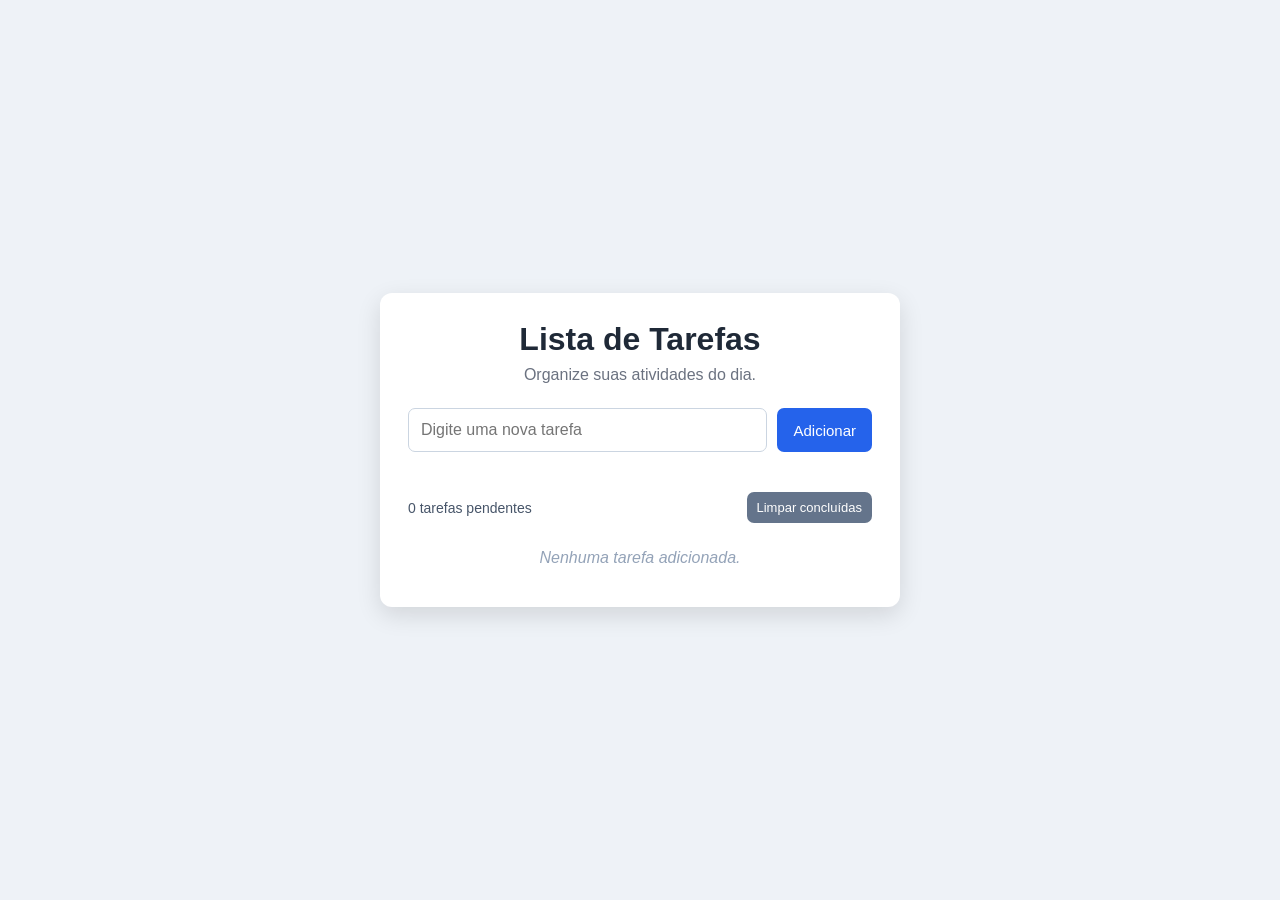
<file: Semana 08 - Lista de Tarefas/index.html>
<!DOCTYPE html>
<html lang="pt-BR">
<head>
    <meta charset="UTF-8">
    <meta name="viewport" content="width=device-width, initial-scale=1.0">
    <title>Lista de Tarefas</title>
    <link rel="stylesheet" href="style.css">
</head>
<body>
    <main class="todo-app">
        <h1>Lista de Tarefas</h1>
        <p class="subtitulo">Organize suas atividades do dia.</p>

        <div class="nova-tarefa">
            <input
                type="text"
                id="taskInput"
                placeholder="Digite uma nova tarefa"
                maxlength="80"
                autocomplete="off"
            >
            <button id="addButton" type="button">Adicionar</button>
        </div>

        <p id="mensagem" class="mensagem" aria-live="polite"></p>

        <div class="resumo">
            <span id="taskCounter">0 tarefas pendentes</span>
            <button id="clearButton" class="botao-secundario" type="button">
                Limpar concluídas
            </button>
        </div>

        <ul id="taskList" aria-label="Lista de tarefas"></ul>
    </main>

    <script src="script.js"></script>
</body>
</html>
</file>
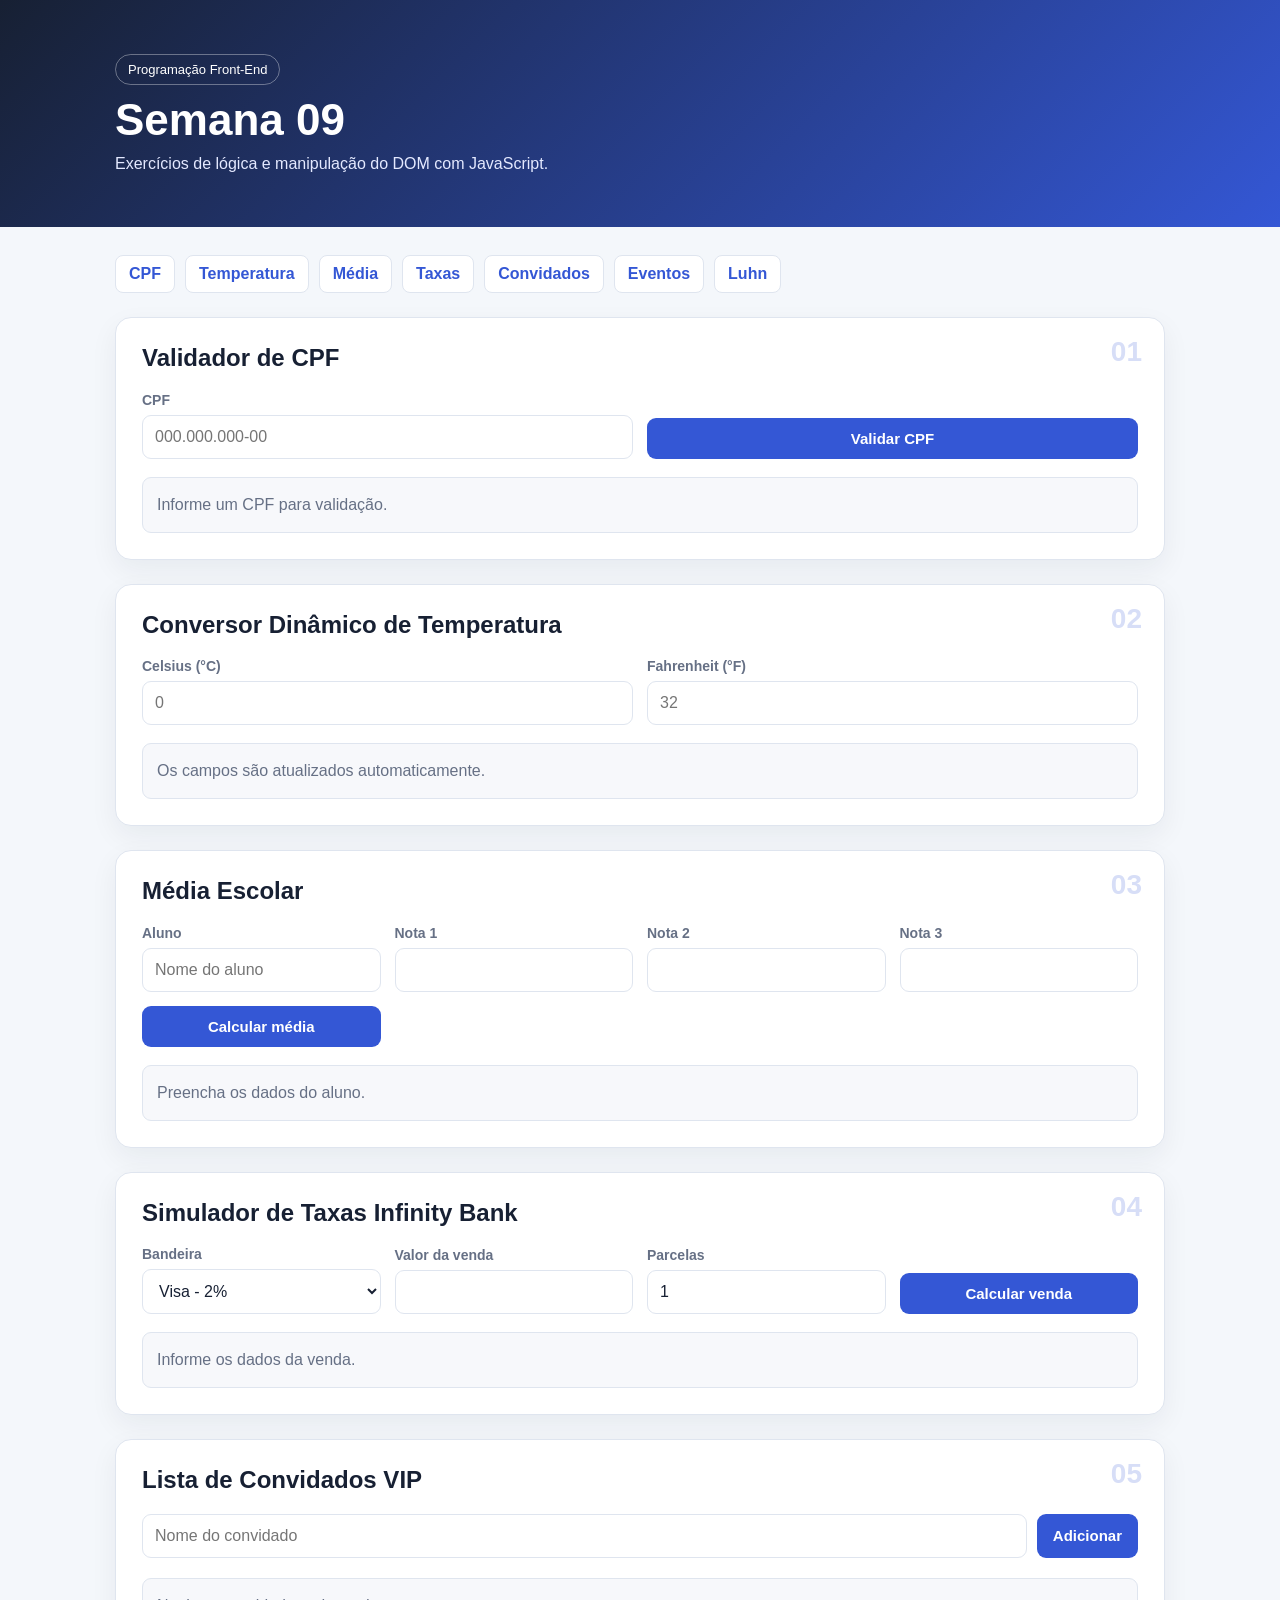
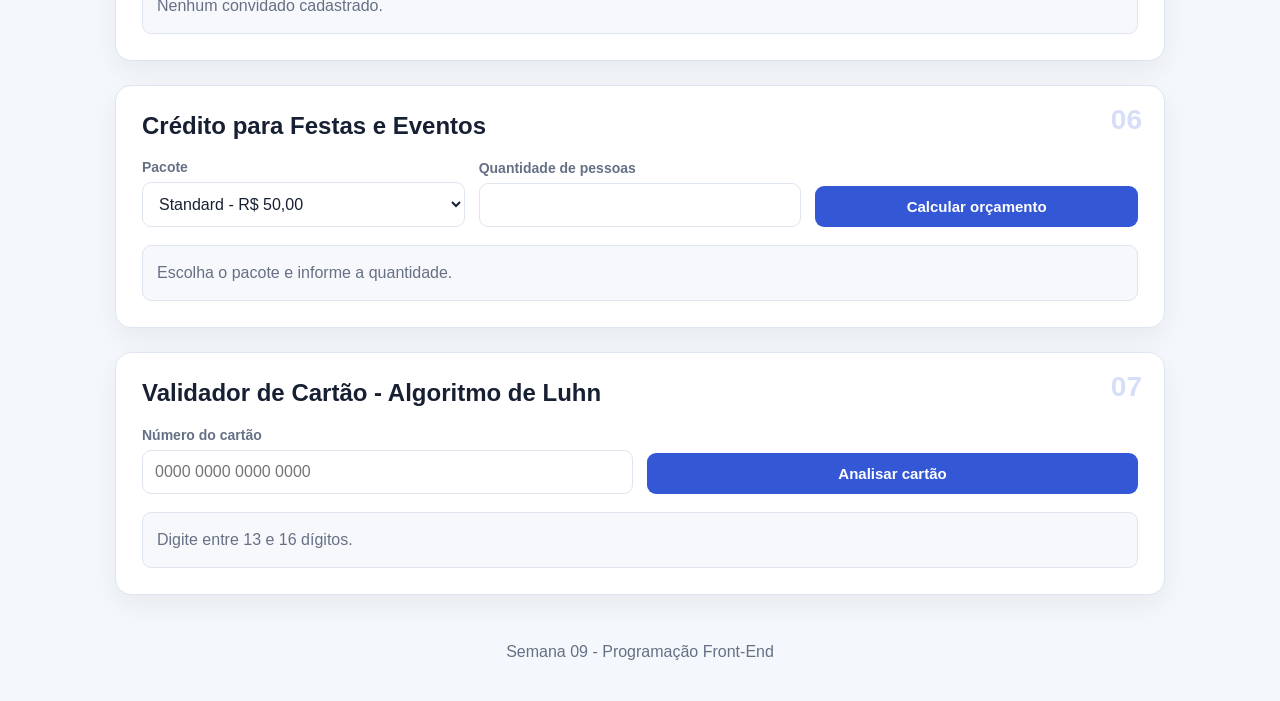
<file: Semana 09 - Exercicios JavaScript/Semana 09 - Exercicios JavaScript/index.html>
<!DOCTYPE html>
<html lang="pt-BR">
<head>
  <meta charset="UTF-8">
  <meta name="viewport" content="width=device-width, initial-scale=1.0">
  <title>Semana 09 - Exercícios JavaScript</title>
  <link rel="stylesheet" href="style.css">
</head>
<body>
  <header class="topo">
    <div>
      <span class="etiqueta">Programação Front-End</span>
      <h1>Semana 09</h1>
      <p>Exercícios de lógica e manipulação do DOM com JavaScript.</p>
    </div>
  </header>

  <main class="container">
    <nav class="menu">
      <a href="#cpf">CPF</a>
      <a href="#temperatura">Temperatura</a>
      <a href="#media">Média</a>
      <a href="#cartao">Taxas</a>
      <a href="#convidados">Convidados</a>
      <a href="#eventos">Eventos</a>
      <a href="#luhn">Luhn</a>
    </nav>

    <section class="card" id="cpf">
      <div class="numero">01</div>
      <h2>Validador de CPF</h2>
      <div class="form-grid">
        <label>
          CPF
          <input id="cpfInput" type="text" maxlength="14" placeholder="000.000.000-00">
        </label>
        <button id="validarCpf">Validar CPF</button>
      </div>
      <div id="resultadoCpf" class="resultado neutro">Informe um CPF para validação.</div>
    </section>

    <section class="card" id="temperatura">
      <div class="numero">02</div>
      <h2>Conversor Dinâmico de Temperatura</h2>
      <div class="duas-colunas">
        <label>
          Celsius (°C)
          <input id="celsius" type="number" step="0.1" placeholder="0">
        </label>
        <label>
          Fahrenheit (°F)
          <input id="fahrenheit" type="number" step="0.1" placeholder="32">
        </label>
      </div>
      <div class="resultado neutro">Os campos são atualizados automaticamente.</div>
    </section>

    <section class="card" id="media">
      <div class="numero">03</div>
      <h2>Média Escolar</h2>
      <div class="form-grid">
        <label>Aluno<input id="nomeAluno" type="text" placeholder="Nome do aluno"></label>
        <label>Nota 1<input id="nota1" type="number" min="0" max="10" step="0.1"></label>
        <label>Nota 2<input id="nota2" type="number" min="0" max="10" step="0.1"></label>
        <label>Nota 3<input id="nota3" type="number" min="0" max="10" step="0.1"></label>
        <button id="calcularMedia">Calcular média</button>
      </div>
      <div id="resultadoMedia" class="resultado neutro">Preencha os dados do aluno.</div>
    </section>

    <section class="card" id="cartao">
      <div class="numero">04</div>
      <h2>Simulador de Taxas Infinity Bank</h2>
      <div class="form-grid">
        <label>
          Bandeira
          <select id="bandeira">
            <option value="visa">Visa - 2%</option>
            <option value="master">Mastercard - 1,85%</option>
            <option value="elo">Elo - 3%</option>
          </select>
        </label>
        <label>Valor da venda<input id="valorVenda" type="number" min="0" step="0.01"></label>
        <label>Parcelas<input id="parcelas" type="number" min="1" max="24" value="1"></label>
        <button id="calcularTaxas">Calcular venda</button>
      </div>
      <div id="resultadoTaxas" class="resultado neutro">Informe os dados da venda.</div>
    </section>

    <section class="card" id="convidados">
      <div class="numero">05</div>
      <h2>Lista de Convidados VIP</h2>
      <div class="linha">
        <input id="nomeConvidado" type="text" placeholder="Nome do convidado">
        <button id="adicionarConvidado">Adicionar</button>
      </div>
      <ul id="listaConvidados" class="lista"></ul>
      <div id="contadorConvidados" class="resultado neutro">Nenhum convidado cadastrado.</div>
    </section>

    <section class="card" id="eventos">
      <div class="numero">06</div>
      <h2>Crédito para Festas e Eventos</h2>
      <div class="form-grid">
        <label>
          Pacote
          <select id="pacote">
            <option value="50">Standard - R$ 50,00</option>
            <option value="80">Premium - R$ 80,00</option>
            <option value="120">Infinity Deluxe - R$ 120,00</option>
          </select>
        </label>
        <label>Quantidade de pessoas<input id="quantidadePessoas" type="number" min="1"></label>
        <button id="calcularEvento">Calcular orçamento</button>
      </div>
      <div id="resultadoEvento" class="resultado neutro">Escolha o pacote e informe a quantidade.</div>
    </section>

    <section class="card" id="luhn">
      <div class="numero">07</div>
      <h2>Validador de Cartão - Algoritmo de Luhn</h2>
      <div class="form-grid">
        <label>
          Número do cartão
          <input id="numeroCartao" type="text" maxlength="19" placeholder="0000 0000 0000 0000">
        </label>
        <button id="analisarCartao">Analisar cartão</button>
      </div>
      <div id="resultadoCartao" class="resultado neutro">Digite entre 13 e 16 dígitos.</div>
    </section>
  </main>

  <footer>
    Semana 09 - Programação Front-End
  </footer>

  <script src="script.js"></script>
</body>
</html>
</file>
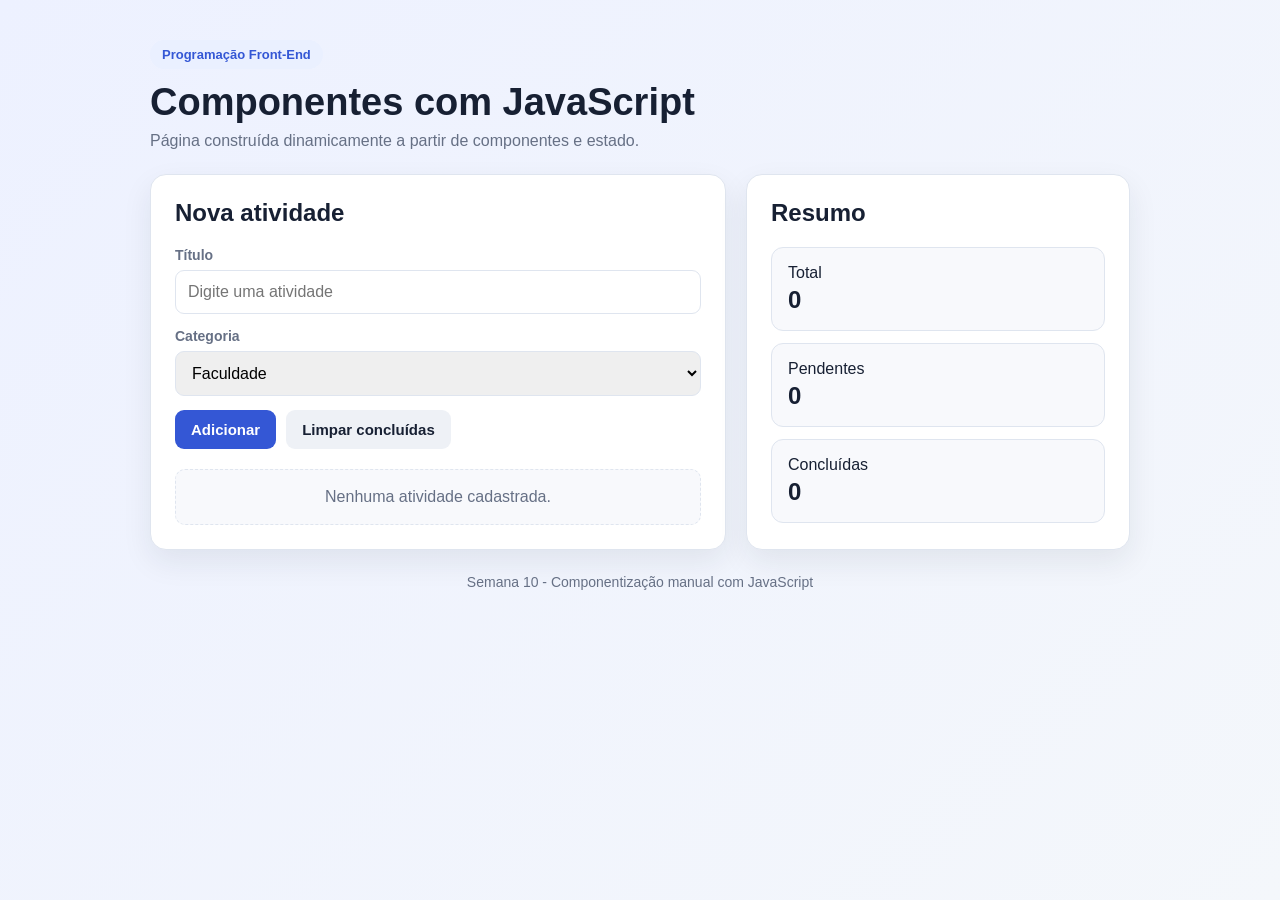
<file: Semana 10/Semana 10 - Componentes com JavaScript/index.html>
<!DOCTYPE html>
<html lang="pt-BR">
<head>
  <meta charset="UTF-8">
  <meta name="viewport" content="width=device-width, initial-scale=1.0">
  <title>Semana 10 - Componentes com JavaScript</title>
  <link rel="stylesheet" href="style.css">
</head>
<body>
  <div class="root"></div>

  <script src="script.js"></script>
</body>
</html>
</file>
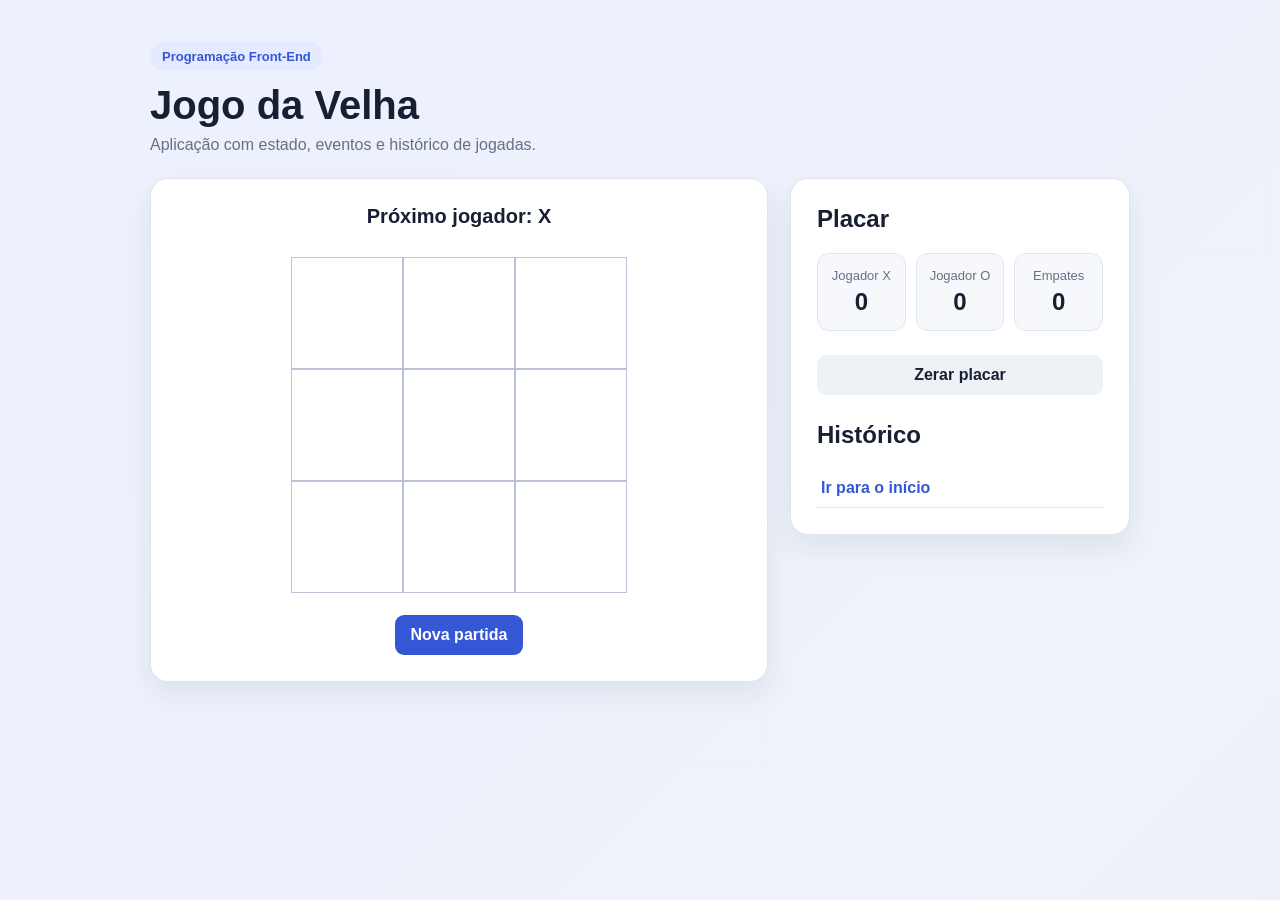
<file: Semana 11/Semana 11 - Jogo da Velha FINAL/index.html>
<!DOCTYPE html>
<html lang="pt-BR">
<head>
  <meta charset="UTF-8">
  <meta name="viewport" content="width=device-width, initial-scale=1.0">
  <title>Semana 11 - Jogo da Velha</title>
  <style>
    * { box-sizing: border-box; }

    :root {
      --fundo: #eef2f8;
      --card: #ffffff;
      --texto: #172033;
      --secundario: #667085;
      --primaria: #3457d5;
      --primaria-escura: #2443b5;
      --borda: #dfe5ef;
      --x: #3457d5;
      --o: #d64f45;
      --sucesso: #137a4b;
    }

    body {
      margin: 0;
      min-height: 100vh;
      font-family: Arial, Helvetica, sans-serif;
      background: linear-gradient(135deg, #edf1ff, var(--fundo));
      color: var(--texto);
    }

    button { font: inherit; }

    .pagina {
      width: min(980px, calc(100% - 32px));
      margin: 0 auto;
      padding: 42px 0;
    }

    .cabecalho { margin-bottom: 24px; }

    .cabecalho span {
      display: inline-block;
      padding: 7px 12px;
      border-radius: 999px;
      background: #e4eaff;
      color: var(--primaria);
      font-size: 13px;
      font-weight: bold;
    }

    .cabecalho h1 {
      margin: 12px 0 8px;
      font-size: 40px;
    }

    .cabecalho p {
      margin: 0;
      color: var(--secundario);
    }

    .conteudo {
      display: grid;
      grid-template-columns: 1fr 340px;
      gap: 22px;
      align-items: start;
    }

    .card {
      background: var(--card);
      border: 1px solid var(--borda);
      border-radius: 18px;
      padding: 26px;
      box-shadow: 0 12px 30px rgba(23, 32, 51, .08);
    }

    .status {
      min-height: 32px;
      margin-bottom: 20px;
      font-size: 20px;
      font-weight: bold;
      text-align: center;
    }

    .tabuleiro {
      display: grid;
      grid-template-columns: repeat(3, 112px);
      justify-content: center;
    }

    .quadrado {
      width: 112px;
      height: 112px;
      border: 1px solid #bbc4d4;
      background: white;
      font-size: 48px;
      font-weight: 800;
      cursor: pointer;
    }

    .quadrado:hover:not(:disabled) { background: #f1f4ff; }
    .quadrado:disabled { cursor: default; }
    .quadrado.x { color: var(--x); }
    .quadrado.o { color: var(--o); }

    .quadrado.vencedor {
      background: #eaf8f0;
      color: var(--sucesso);
    }

    .acoes {
      display: flex;
      justify-content: center;
      margin-top: 22px;
    }

    .botao {
      border: 0;
      border-radius: 9px;
      padding: 11px 16px;
      background: var(--primaria);
      color: white;
      font-weight: bold;
      cursor: pointer;
    }

    .botao:hover { background: var(--primaria-escura); }

    .botao.secundario {
      width: 100%;
      background: #eef1f6;
      color: var(--texto);
    }

    .lateral h2 { margin-top: 0; }

    .placar {
      display: grid;
      grid-template-columns: repeat(3, 1fr);
      gap: 10px;
      margin: 18px 0 24px;
    }

    .placar div {
      padding: 14px 8px;
      border-radius: 12px;
      background: #f7f8fb;
      border: 1px solid var(--borda);
      text-align: center;
    }

    .placar span {
      display: block;
      color: var(--secundario);
      font-size: 13px;
      margin-bottom: 5px;
    }

    .placar strong { font-size: 24px; }

    .titulo-historico { margin-top: 26px !important; }

    .historico {
      list-style: none;
      padding: 0;
      margin: 0;
    }

    .historico li { border-bottom: 1px solid var(--borda); }

    .historico button {
      width: 100%;
      border: 0;
      background: transparent;
      color: var(--texto);
      text-align: left;
      padding: 10px 4px;
      cursor: pointer;
    }

    .historico button:hover,
    .historico button.atual {
      color: var(--primaria);
      font-weight: bold;
    }

    @media (max-width: 780px) {
      .conteudo { grid-template-columns: 1fr; }
      .tabuleiro { grid-template-columns: repeat(3, minmax(80px, 100px)); }
      .quadrado { width: 100%; height: 100px; }
      .cabecalho h1 { font-size: 32px; }
    }

    @media (max-width: 420px) {
      .card { padding: 18px; }
      .tabuleiro { grid-template-columns: repeat(3, 82px); }
      .quadrado { height: 82px; font-size: 38px; }
    }
  </style>
</head>
<body>
  <main class="pagina">
    <header class="cabecalho">
      <span>Programação Front-End</span>
      <h1>Jogo da Velha</h1>
      <p>Aplicação com estado, eventos e histórico de jogadas.</p>
    </header>

    <section class="conteudo">
      <div class="card">
        <div id="status" class="status">Próximo jogador: X</div>
        <div id="tabuleiro" class="tabuleiro"></div>

        <div class="acoes">
          <button id="novaPartida" class="botao">Nova partida</button>
        </div>
      </div>

      <aside class="card lateral">
        <h2>Placar</h2>

        <div class="placar">
          <div><span>Jogador X</span><strong id="placarX">0</strong></div>
          <div><span>Jogador O</span><strong id="placarO">0</strong></div>
          <div><span>Empates</span><strong id="placarEmpates">0</strong></div>
        </div>

        <button id="zerarPlacar" class="botao secundario">Zerar placar</button>

        <h2 class="titulo-historico">Histórico</h2>
        <ol id="historico" class="historico"></ol>
      </aside>
    </section>
  </main>

  <script>
    const estado = {
      historico: [Array(9).fill("")],
      jogadaAtual: 0,
      placar: { X: 0, O: 0, empates: 0 },
      partidaFinalizada: false
    };

    const combinacoes = [
      [0,1,2], [3,4,5], [6,7,8],
      [0,3,6], [1,4,7], [2,5,8],
      [0,4,8], [2,4,6]
    ];

    function casasAtuais() {
      return estado.historico[estado.jogadaAtual];
    }

    function calcularVencedor(casas) {
      for (const [a,b,c] of combinacoes) {
        if (casas[a] && casas[a] === casas[b] && casas[a] === casas[c]) {
          return { jogador: casas[a], casas: [a,b,c] };
        }
      }
      return null;
    }

    function jogar(indice) {
      const casas = casasAtuais();
      const vencedorAtual = calcularVencedor(casas);

      if (casas[indice] || vencedorAtual) return;

      const jogador = estado.jogadaAtual % 2 === 0 ? "X" : "O";
      const novasCasas = casas.slice();
      novasCasas[indice] = jogador;

      estado.historico = [
        ...estado.historico.slice(0, estado.jogadaAtual + 1),
        novasCasas
      ];
      estado.jogadaAtual++;

      const vencedor = calcularVencedor(novasCasas);
      const empate = !vencedor && novasCasas.every(Boolean);

      if (!estado.partidaFinalizada && vencedor) {
        estado.placar[vencedor.jogador]++;
        estado.partidaFinalizada = true;
      } else if (!estado.partidaFinalizada && empate) {
        estado.placar.empates++;
        estado.partidaFinalizada = true;
      }

      renderizar();
    }

    function renderizarTabuleiro() {
      const tabuleiro = document.getElementById("tabuleiro");
      const casas = casasAtuais();
      const vencedor = calcularVencedor(casas);
      const vencedoras = vencedor ? vencedor.casas : [];

      tabuleiro.innerHTML = "";

      casas.forEach((valor, indice) => {
        const botao = document.createElement("button");
        botao.className = "quadrado";
        botao.textContent = valor;

        if (valor) botao.classList.add(valor.toLowerCase());
        if (vencedoras.includes(indice)) botao.classList.add("vencedor");

        botao.addEventListener("click", () => jogar(indice));
        tabuleiro.appendChild(botao);
      });
    }

    function renderizarStatus() {
      const casas = casasAtuais();
      const vencedor = calcularVencedor(casas);
      const empate = !vencedor && casas.every(Boolean);
      const status = document.getElementById("status");

      if (vencedor) {
        status.textContent = `Vencedor: ${vencedor.jogador}`;
      } else if (empate) {
        status.textContent = "Empate";
      } else {
        status.textContent =
          `Próximo jogador: ${estado.jogadaAtual % 2 === 0 ? "X" : "O"}`;
      }
    }

    function renderizarPlacar() {
      document.getElementById("placarX").textContent = estado.placar.X;
      document.getElementById("placarO").textContent = estado.placar.O;
      document.getElementById("placarEmpates").textContent = estado.placar.empates;
    }

    function renderizarHistorico() {
      const lista = document.getElementById("historico");
      lista.innerHTML = "";

      estado.historico.forEach((_, indice) => {
        const item = document.createElement("li");
        const botao = document.createElement("button");

        botao.textContent = indice === 0
          ? "Ir para o início"
          : `Voltar para a jogada ${indice}`;

        if (indice === estado.jogadaAtual) {
          botao.classList.add("atual");
        }

        botao.addEventListener("click", () => {
          estado.jogadaAtual = indice;
          renderizar();
        });

        item.appendChild(botao);
        lista.appendChild(item);
      });
    }

    function renderizar() {
      renderizarTabuleiro();
      renderizarStatus();
      renderizarPlacar();
      renderizarHistorico();
    }

    document.getElementById("novaPartida").addEventListener("click", () => {
      estado.historico = [Array(9).fill("")];
      estado.jogadaAtual = 0;
      estado.partidaFinalizada = false;
      renderizar();
    });

    document.getElementById("zerarPlacar").addEventListener("click", () => {
      estado.placar = { X: 0, O: 0, empates: 0 };
      estado.historico = [Array(9).fill("")];
      estado.jogadaAtual = 0;
      estado.partidaFinalizada = false;
      renderizar();
    });

    renderizar();
  </script>
</body>
</html>
</file>
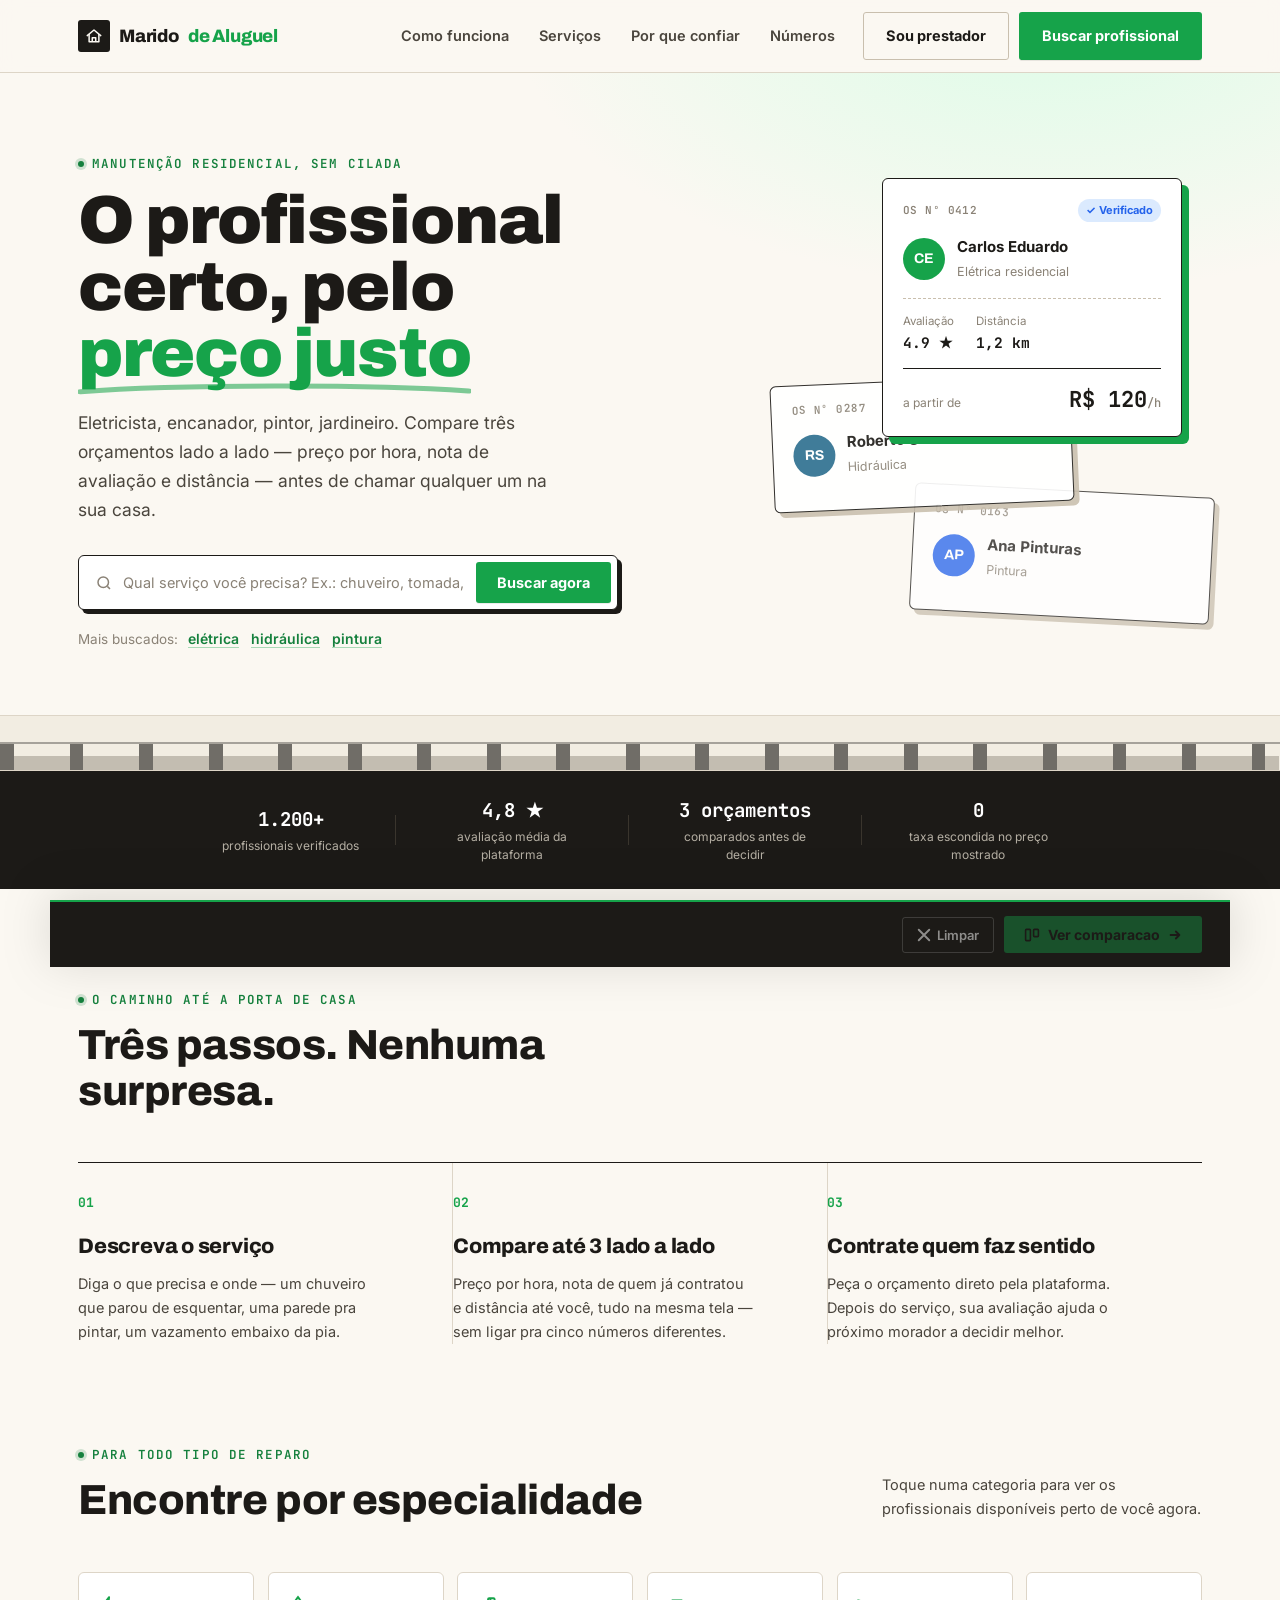
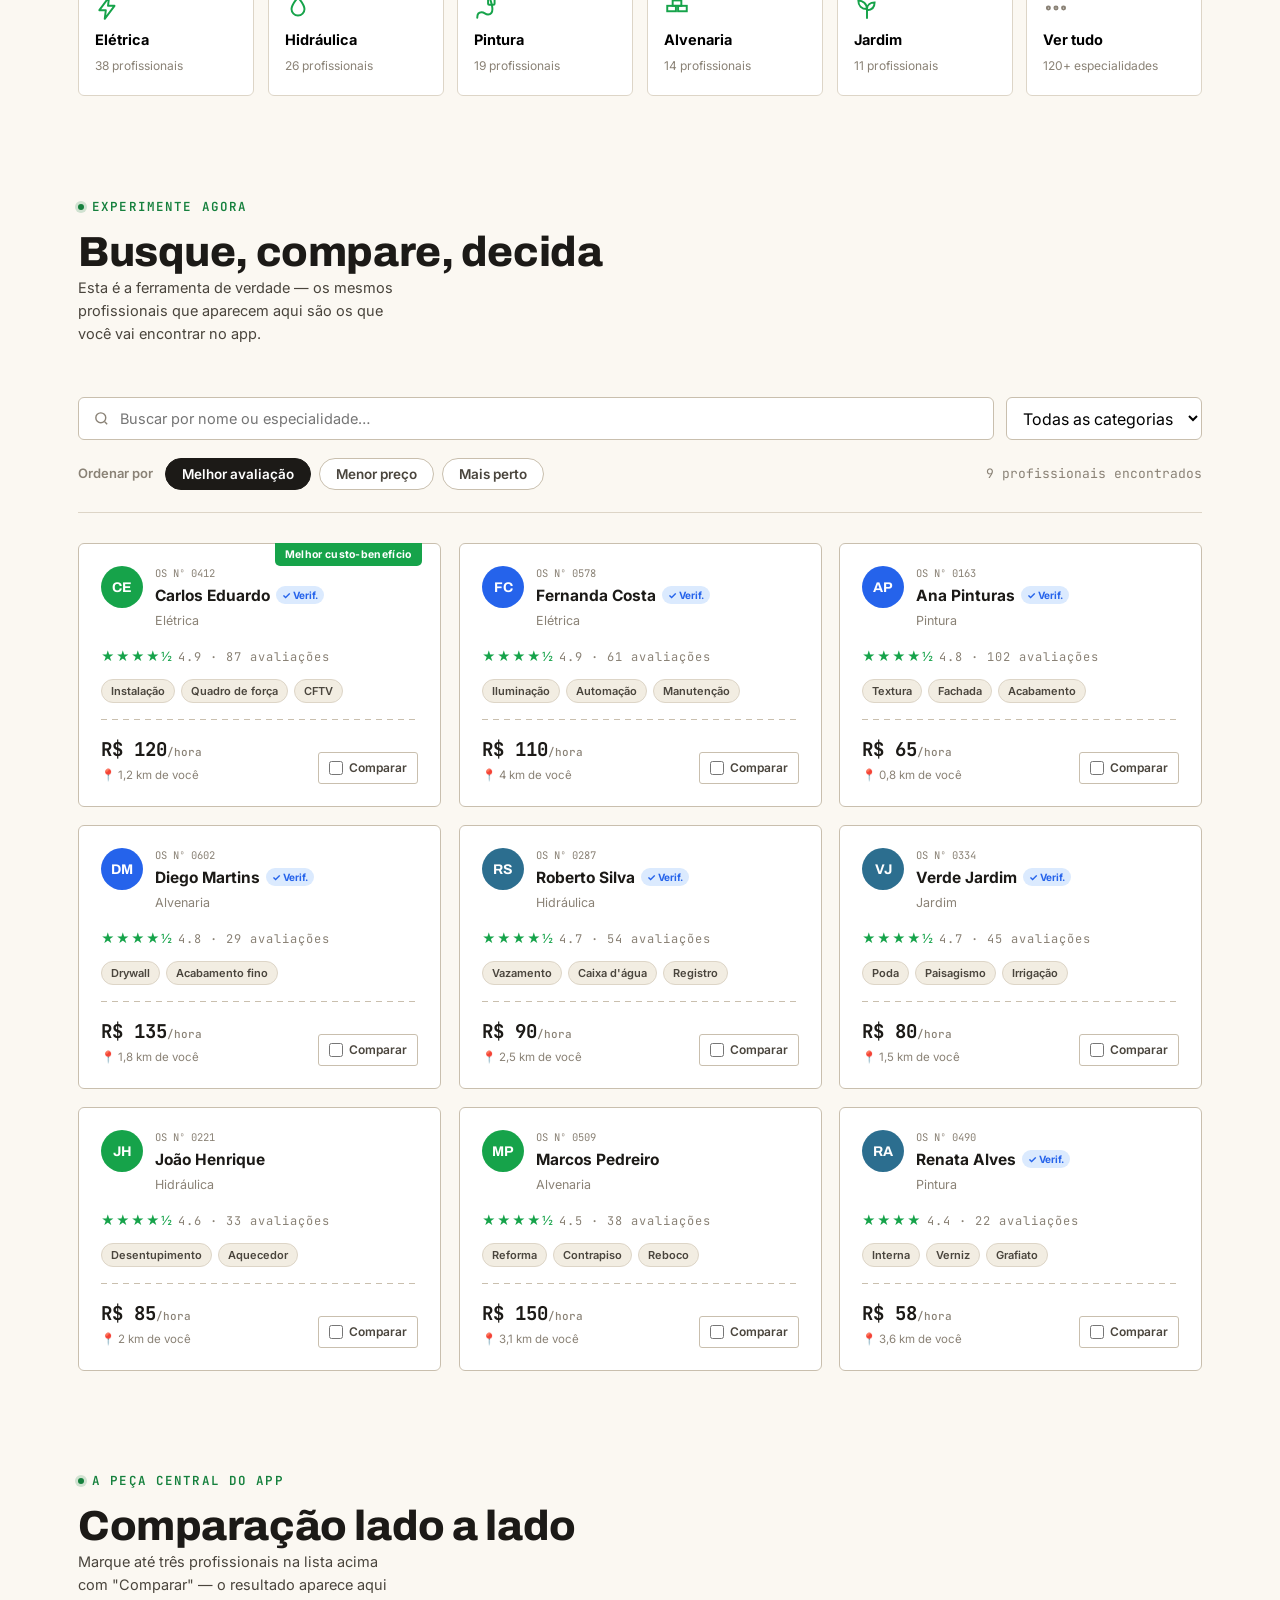
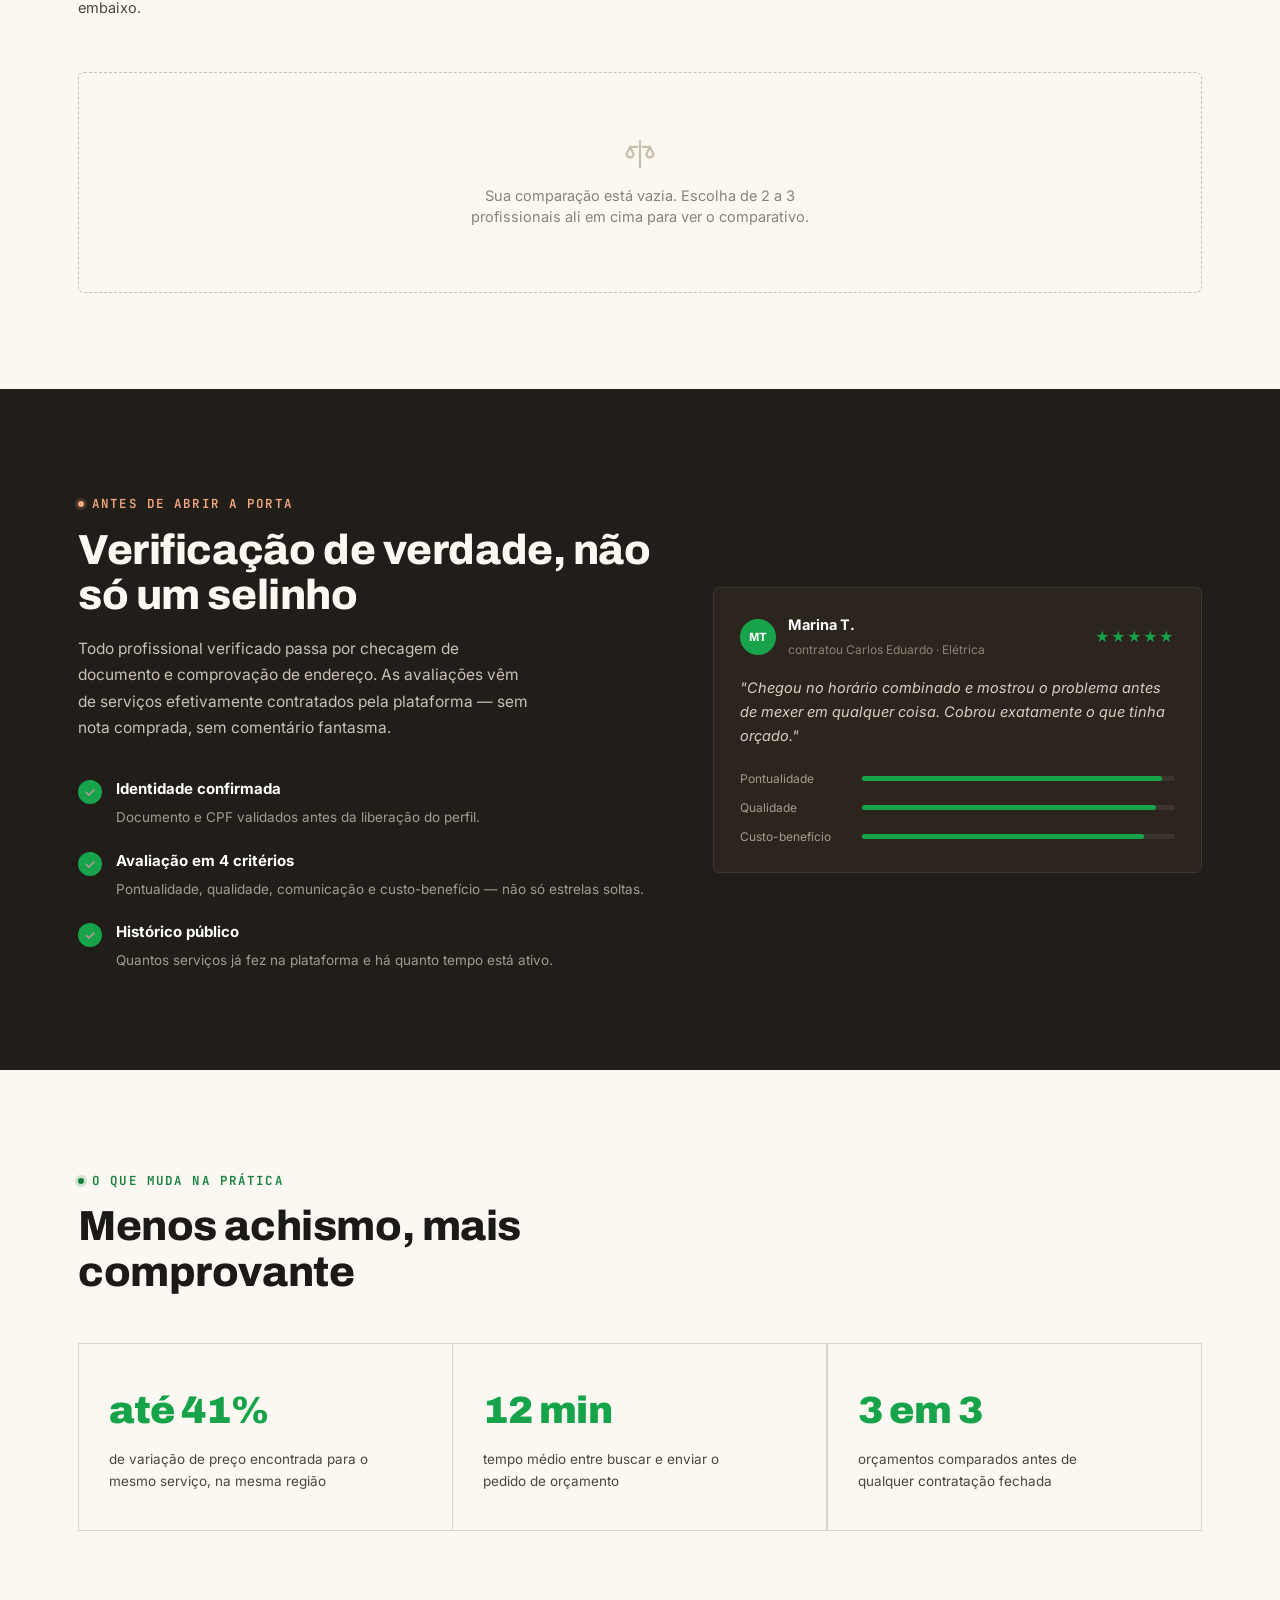
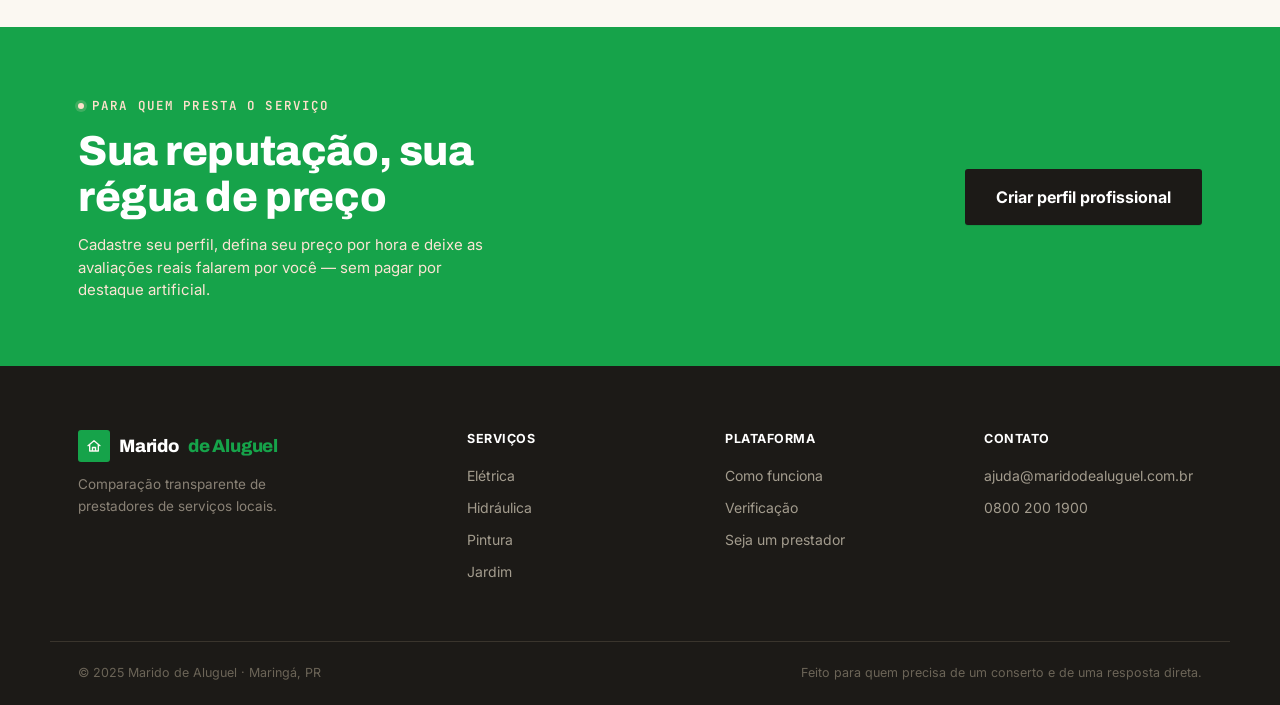
<file: Trabalho final Marido de aluguel/Trabalho Final - Marido de Aluguel/index.html>
<!DOCTYPE html>
<html lang="pt-BR">
<head>
<meta charset="UTF-8" />
<meta name="viewport" content="width=device-width, initial-scale=1.0" />
<title>Marido de Aluguel — O profissional certo, pelo preço justo</title>
<meta name="description" content="Compare eletricistas, encanadores, pintores e outros profissionais por preço, avaliação e distância. Sem achismo, sem indicação às cegas." />

<link rel="preconnect" href="https://fonts.googleapis.com">
<link rel="preconnect" href="https://fonts.gstatic.com" crossorigin>
<link href="https://fonts.googleapis.com/css2?family=Archivo:wght@700;800;900&family=Inter:wght@400;500;600;700;800&family=JetBrains+Mono:wght@500;600;700&display=swap" rel="stylesheet">

<link rel="stylesheet" href="style.css" />
</head>
<body>

<!-- ============================================================
     NAVBAR
     ============================================================ -->
<header class="nav" id="nav">
  <div class="wrap nav__inner">
    <a href="#topo" class="nav__brand">
      <span class="nav__brand-mark" aria-hidden="true">
        <svg viewBox="0 0 24 24" width="18" height="18" fill="none">
          <path d="M3 11.5 12 4l9 7.5" stroke="currentColor" stroke-width="2" stroke-linecap="round" stroke-linejoin="round"/>
          <path d="M5.5 10v9.5h13V10" stroke="currentColor" stroke-width="2" stroke-linecap="round" stroke-linejoin="round"/>
          <path d="M9.7 19.5v-5.2h4.6v5.2" stroke="currentColor" stroke-width="2" stroke-linejoin="round"/>
        </svg>
      </span>
      Marido<em>de Aluguel</em>
    </a>

    <nav class="nav__links" aria-label="Navegação principal">
      <a href="#como-funciona">Como funciona</a>
      <a href="#categorias">Serviços</a>
      <a href="#confianca">Por que confiar</a>
      <a href="#numeros">Números</a>
    </nav>

    <div class="nav__cta">
      <a href="#cadastro-prestador" class="btn btn--ghost">Sou prestador</a>
      <a href="#buscar" class="btn btn--solid">Buscar profissional</a>
    </div>

    <button class="nav__burger" id="burger" aria-label="Abrir menu" aria-expanded="false">
      <span></span><span></span><span></span>
    </button>
  </div>

  <div class="nav__mobile" id="navMobile">
    <a href="#como-funciona">Como funciona</a>
    <a href="#categorias">Serviços</a>
    <a href="#confianca">Por que confiar</a>
    <a href="#numeros">Números</a>
    <a href="#cadastro-prestador" class="btn btn--ghost">Sou prestador</a>
    <a href="#buscar" class="btn btn--solid">Buscar profissional</a>
  </div>
</header>

<main id="topo">

  <!-- ============================================================
       HERO — fita métrica como elemento de assinatura
       ============================================================ -->
  <section class="hero">
    <div class="wrap hero__inner">

      <div class="hero__copy">
        <p class="eyebrow"><span class="eyebrow__dot"></span>Manutenção residencial, sem cilada</p>

        <h1 class="hero__title">
          O profissional<br>
          certo, pelo<br>
          <span class="hero__title-accent">preço&nbsp;justo<svg class="hero__underline" viewBox="0 0 320 18" preserveAspectRatio="none" aria-hidden="true"><path d="M2 13 C 80 4, 240 4, 318 12" stroke="currentColor" stroke-width="6" fill="none" stroke-linecap="round"/></svg></span>
        </h1>

        <p class="hero__sub">
          Eletricista, encanador, pintor, jardineiro. Compare três orçamentos
          lado a lado — preço por hora, nota de avaliação e distância —
          antes de chamar qualquer um na sua casa.
        </p>

        <form class="hero__search" id="heroSearch" role="search">
          <svg class="hero__search-icon" viewBox="0 0 24 24" width="18" height="18" fill="none" stroke="currentColor" stroke-width="2"><circle cx="11" cy="11" r="7"/><path d="m20 20-3.5-3.5"/></svg>
          <input type="text" id="heroInput" placeholder="Qual serviço você precisa? Ex.: chuveiro, tomada, vazamento…" autocomplete="off" />
          <button type="submit" class="btn btn--solid hero__search-btn">Buscar agora</button>
        </form>

        <p class="hero__hint">Mais buscados: <button class="chip-link" data-suggest="Elétrica">elétrica</button><button class="chip-link" data-suggest="Hidráulica">hidráulica</button><button class="chip-link" data-suggest="Pintura">pintura</button></p>
      </div>

      <div class="hero__panel" aria-hidden="true">
        <div class="os-card os-card--featured">
          <div class="os-card__head">
            <span class="os-card__os">OS Nº 0412</span>
            <span class="seal">✓ Verificado</span>
          </div>
          <div class="os-card__pro">
            <div class="avatar">CE</div>
            <div>
              <strong>Carlos Eduardo</strong>
              <span class="muted">Elétrica residencial</span>
            </div>
          </div>
          <div class="os-card__meta">
            <div><span class="muted">Avaliação</span><strong>4.9 ★</strong></div>
            <div><span class="muted">Distância</span><strong>1,2 km</strong></div>
          </div>
          <div class="os-card__price">
            <span class="muted">a partir de</span>
            <span class="price">R$ 120<small>/h</small></span>
          </div>
        </div>

        <div class="os-card os-card--ghost-1">
          <div class="os-card__head"><span class="os-card__os">OS Nº 0287</span></div>
          <div class="os-card__pro"><div class="avatar avatar--alt">RS</div><div><strong>Roberto Silva</strong><span class="muted">Hidráulica</span></div></div>
        </div>
        <div class="os-card os-card--ghost-2">
          <div class="os-card__head"><span class="os-card__os">OS Nº 0163</span></div>
          <div class="os-card__pro"><div class="avatar avatar--alt2">AP</div><div><strong>Ana Pinturas</strong><span class="muted">Pintura</span></div></div>
        </div>
      </div>

    </div>

    <div class="ruler" role="presentation" aria-hidden="true">
      <svg viewBox="0 0 1440 56" preserveAspectRatio="none" class="ruler__svg">
        <line x1="0" y1="28" x2="1440" y2="28" stroke="currentColor" stroke-width="2"/>
      </svg>
      <div class="ruler__ticks" id="rulerTicks"></div>
    </div>
  </section>


  <!-- ============================================================
       FAIXA DE CONFIANÇA RÁPIDA
       ============================================================ -->
  <section class="trustbar">
    <div class="wrap trustbar__inner">
      <div class="trustbar__item"><strong>1.200+</strong><span>profissionais verificados</span></div>
      <div class="trustbar__sep" aria-hidden="true"></div>
      <div class="trustbar__item"><strong>4,8 ★</strong><span>avaliação média da plataforma</span></div>
      <div class="trustbar__sep" aria-hidden="true"></div>
      <div class="trustbar__item"><strong>3 orçamentos</strong><span>comparados antes de decidir</span></div>
      <div class="trustbar__sep" aria-hidden="true"></div>
      <div class="trustbar__item"><strong>0</strong><span>taxa escondida no preço mostrado</span></div>
    </div>
  </section>


  <!-- ============================================================
       COMO FUNCIONA
       ============================================================ -->
  <section class="how" id="como-funciona">
    <div class="wrap">
      <div class="section-head">
        <p class="eyebrow"><span class="eyebrow__dot"></span>O caminho até a porta de casa</p>
        <h2 class="h2">Três passos. Nenhuma surpresa.</h2>
      </div>

      <ol class="how__list">
        <li class="how__step">
          <span class="how__num">01</span>
          <h3>Descreva o serviço</h3>
          <p>Diga o que precisa e onde — um chuveiro que parou de esquentar, uma parede pra pintar, um vazamento embaixo da pia.</p>
        </li>
        <li class="how__step">
          <span class="how__num">02</span>
          <h3>Compare até 3 lado a lado</h3>
          <p>Preço por hora, nota de quem já contratou e distância até você, tudo na mesma tela — sem ligar pra cinco números diferentes.</p>
        </li>
        <li class="how__step">
          <span class="how__num">03</span>
          <h3>Contrate quem faz sentido</h3>
          <p>Peça o orçamento direto pela plataforma. Depois do serviço, sua avaliação ajuda o próximo morador a decidir melhor.</p>
        </li>
      </ol>
    </div>
  </section>


  <!-- ============================================================
       CATEGORIAS
       ============================================================ -->
  <section class="categories" id="categorias">
    <div class="wrap">
      <div class="section-head section-head--row">
        <div>
          <p class="eyebrow"><span class="eyebrow__dot"></span>Para todo tipo de reparo</p>
          <h2 class="h2">Encontre por especialidade</h2>
        </div>
        <p class="section-head__note">Toque numa categoria para ver os profissionais disponíveis perto de você agora.</p>
      </div>

      <div class="cat-grid">
        <button class="cat-card" data-cat="Elétrica">
          <span class="cat-card__icon"><svg viewBox="0 0 24 24" width="26" height="26" fill="none" stroke="currentColor" stroke-width="1.8"><path d="M13 2 4 14h6l-1 8 9-12h-6z" stroke-linejoin="round"/></svg></span>
          <span class="cat-card__name">Elétrica</span>
          <span class="cat-card__count">38 profissionais</span>
        </button>

        <button class="cat-card" data-cat="Hidráulica">
          <span class="cat-card__icon"><svg viewBox="0 0 24 24" width="26" height="26" fill="none" stroke="currentColor" stroke-width="1.8"><path d="M12 2c3 4 6 7.2 6 11a6 6 0 1 1-12 0c0-3.8 3-7 6-11Z"/></svg></span>
          <span class="cat-card__name">Hidráulica</span>
          <span class="cat-card__count">26 profissionais</span>
        </button>

        <button class="cat-card" data-cat="Pintura">
          <span class="cat-card__icon"><svg viewBox="0 0 24 24" width="26" height="26" fill="none" stroke="currentColor" stroke-width="1.8"><path d="M3 21c0-3 1-5 4-5s3 2 6 2 4-2 4-5-2-9-2-9" stroke-linecap="round"/><rect x="13" y="3" width="6" height="6" rx="1"/></svg></span>
          <span class="cat-card__name">Pintura</span>
          <span class="cat-card__count">19 profissionais</span>
        </button>

        <button class="cat-card" data-cat="Alvenaria">
          <span class="cat-card__icon"><svg viewBox="0 0 24 24" width="26" height="26" fill="none" stroke="currentColor" stroke-width="1.8"><rect x="3" y="10" width="8" height="5"/><rect x="13" y="10" width="8" height="5"/><rect x="8" y="5" width="8" height="5"/></svg></span>
          <span class="cat-card__name">Alvenaria</span>
          <span class="cat-card__count">14 profissionais</span>
        </button>

        <button class="cat-card" data-cat="Jardim">
          <span class="cat-card__icon"><svg viewBox="0 0 24 24" width="26" height="26" fill="none" stroke="currentColor" stroke-width="1.8"><path d="M12 22v-9"/><path d="M12 13c0-5-4-8-8-8 0 5 3 8 8 8Z"/><path d="M12 13c0-4 3-6 7-6 0 4-2 7-7 7Z"/></svg></span>
          <span class="cat-card__name">Jardim</span>
          <span class="cat-card__count">11 profissionais</span>
        </button>

        <button class="cat-card cat-card--more" data-cat="">
          <span class="cat-card__icon"><svg viewBox="0 0 24 24" width="26" height="26" fill="none" stroke="currentColor" stroke-width="1.8"><circle cx="5" cy="12" r="1.4"/><circle cx="12" cy="12" r="1.4"/><circle cx="19" cy="12" r="1.4"/></svg></span>
          <span class="cat-card__name">Ver tudo</span>
          <span class="cat-card__count">120+ especialidades</span>
        </button>
      </div>
    </div>
  </section>


  <!-- ============================================================
       BUSCAR — app funcional embutido na página
       ============================================================ -->
  <section class="app-section" id="buscar">
    <div class="wrap">
      <div class="section-head">
        <p class="eyebrow"><span class="eyebrow__dot"></span>Experimente agora</p>
        <h2 class="h2">Busque, compare, decida</h2>
        <p class="section-head__note">Esta é a ferramenta de verdade — os mesmos profissionais que aparecem aqui são os que você vai encontrar no app.</p>
      </div>

      <div class="app-toolbar">
        <div class="field field--grow">
          <svg viewBox="0 0 24 24" width="17" height="17" fill="none" stroke="currentColor" stroke-width="2"><circle cx="11" cy="11" r="7"/><path d="m20 20-3.5-3.5"/></svg>
          <input type="text" id="appSearchInput" placeholder="Buscar por nome ou especialidade…" />
        </div>
        <select id="appCategorySelect" class="field field--select">
          <option value="">Todas as categorias</option>
          <option>Elétrica</option>
          <option>Hidráulica</option>
          <option>Pintura</option>
          <option>Alvenaria</option>
          <option>Jardim</option>
        </select>
      </div>

      <div class="app-sort">
        <span class="app-sort__label">Ordenar por</span>
        <div class="app-sort__group" role="group" aria-label="Ordenar resultados">
          <button class="sort-btn is-active" data-sort="avaliacao">Melhor avaliação</button>
          <button class="sort-btn" data-sort="preco">Menor preço</button>
          <button class="sort-btn" data-sort="distancia">Mais perto</button>
        </div>
        <span class="app-sort__count" id="resultCount"></span>
      </div>

      <div class="pro-grid" id="proGrid"></div>

      <p class="app-empty hidden" id="appEmpty">Nenhum profissional encontrado com esse filtro. Tente outra especialidade.</p>
    </div>
  </section>


  <!-- ============================================================
       COMPARAÇÃO
       ============================================================ -->
  <section class="compare-section" id="comparar">
    <div class="wrap">
      <div class="section-head">
        <p class="eyebrow"><span class="eyebrow__dot"></span>A peça central do app</p>
        <h2 class="h2">Comparação lado a lado</h2>
        <p class="section-head__note">Marque até três profissionais na lista acima com "Comparar" — o resultado aparece aqui embaixo.</p>
      </div>

      <div class="compare-empty" id="compareEmpty">
        <svg viewBox="0 0 24 24" width="34" height="34" fill="none" stroke="currentColor" stroke-width="1.6" stroke-linecap="round" stroke-linejoin="round">
          <path d="M12 3v18"/>
          <path d="M5 7h5M14 7h5"/>
          <path d="M5 7 2.5 12a2.5 2.5 0 0 0 5 0L5 7Z"/>
          <path d="M19 7l-2.5 5a2.5 2.5 0 0 0 5 0L19 7Z"/>
        </svg>
        <p>Sua comparação está vazia. Escolha de 2 a 3 profissionais ali em cima para ver o comparativo.</p>
      </div>

      <div class="compare-grid hidden" id="compareGrid"></div>
    </div>
  </section>


  <!-- ============================================================
       CONFIANÇA
       ============================================================ -->
  <section class="trust" id="confianca">
    <div class="wrap trust__inner">
      <div class="trust__copy">
        <p class="eyebrow eyebrow--light"><span class="eyebrow__dot"></span>Antes de abrir a porta</p>
        <h2 class="h2 h2--light">Verificação de verdade, não só um selinho</h2>
        <p class="trust__lead">
          Todo profissional verificado passa por checagem de documento e
          comprovação de endereço. As avaliações vêm de serviços
          efetivamente contratados pela plataforma — sem nota comprada,
          sem comentário fantasma.
        </p>

        <ul class="trust__list">
          <li>
            <span class="trust__list-icon">✓</span>
            <div><strong>Identidade confirmada</strong><span>Documento e CPF validados antes da liberação do perfil.</span></div>
          </li>
          <li>
            <span class="trust__list-icon">✓</span>
            <div><strong>Avaliação em 4 critérios</strong><span>Pontualidade, qualidade, comunicação e custo-benefício — não só estrelas soltas.</span></div>
          </li>
          <li>
            <span class="trust__list-icon">✓</span>
            <div><strong>Histórico público</strong><span>Quantos serviços já fez na plataforma e há quanto tempo está ativo.</span></div>
          </li>
        </ul>
      </div>

      <div class="trust__panel" aria-hidden="true">
        <div class="review-card">
          <div class="review-card__head">
            <div class="avatar avatar--sm">MT</div>
            <div>
              <strong>Marina T.</strong>
              <span class="muted">contratou Carlos Eduardo · Elétrica</span>
            </div>
            <span class="review-card__stars">★★★★★</span>
          </div>
          <p>"Chegou no horário combinado e mostrou o problema antes de mexer em qualquer coisa. Cobrou exatamente o que tinha orçado."</p>
          <div class="review-card__bars">
            <div><span>Pontualidade</span><i style="--v:96%"></i></div>
            <div><span>Qualidade</span><i style="--v:94%"></i></div>
            <div><span>Custo-benefício</span><i style="--v:90%"></i></div>
          </div>
        </div>
      </div>
    </div>
  </section>


  <!-- ============================================================
       NÚMEROS / IMPACTO
       ============================================================ -->
  <section class="numbers" id="numeros">
    <div class="wrap">
      <div class="section-head">
        <p class="eyebrow"><span class="eyebrow__dot"></span>O que muda na prática</p>
        <h2 class="h2">Menos achismo, mais comprovante</h2>
      </div>

      <div class="numbers__grid">
        <div class="number-card">
          <span class="number-card__value">até 41%</span>
          <span class="number-card__label">de variação de preço encontrada para o mesmo serviço, na mesma região</span>
        </div>
        <div class="number-card">
          <span class="number-card__value">12 min</span>
          <span class="number-card__label">tempo médio entre buscar e enviar o pedido de orçamento</span>
        </div>
        <div class="number-card">
          <span class="number-card__value">3 em 3</span>
          <span class="number-card__label">orçamentos comparados antes de qualquer contratação fechada</span>
        </div>
      </div>
    </div>
  </section>


  <!-- ============================================================
       CTA PRESTADOR
       ============================================================ -->
  <section class="provider-cta" id="cadastro-prestador">
    <div class="wrap provider-cta__inner">
      <div>
        <p class="eyebrow eyebrow--light"><span class="eyebrow__dot"></span>Para quem presta o serviço</p>
        <h2 class="h2 h2--light">Sua reputação, sua régua de preço</h2>
        <p class="provider-cta__lead">Cadastre seu perfil, defina seu preço por hora e deixe as avaliações reais falarem por você — sem pagar por destaque artificial.</p>
      </div>
      <a href="#" class="btn btn--solid btn--lg" id="providerSignupBtn">Criar perfil profissional</a>
    </div>
  </section>

</main>


<!-- ============================================================
     FOOTER
     ============================================================ -->
<footer class="footer">
  <div class="wrap footer__inner">
    <div class="footer__brand">
      <a href="#topo" class="nav__brand nav__brand--footer">
        <span class="nav__brand-mark" aria-hidden="true">
          <svg viewBox="0 0 24 24" width="16" height="16" fill="none">
            <path d="M3 11.5 12 4l9 7.5" stroke="currentColor" stroke-width="2" stroke-linecap="round" stroke-linejoin="round"/>
            <path d="M5.5 10v9.5h13V10" stroke="currentColor" stroke-width="2" stroke-linecap="round" stroke-linejoin="round"/>
            <path d="M9.7 19.5v-5.2h4.6v5.2" stroke="currentColor" stroke-width="2" stroke-linejoin="round"/>
          </svg>
        </span>
        Marido<em>de Aluguel</em>
      </a>
      <p>Comparação transparente de prestadores de serviços locais.</p>
    </div>

    <div class="footer__col">
      <h4>Serviços</h4>
      <a href="#categorias">Elétrica</a>
      <a href="#categorias">Hidráulica</a>
      <a href="#categorias">Pintura</a>
      <a href="#categorias">Jardim</a>
    </div>

    <div class="footer__col">
      <h4>Plataforma</h4>
      <a href="#como-funciona">Como funciona</a>
      <a href="#confianca">Verificação</a>
      <a href="#cadastro-prestador">Seja um prestador</a>
    </div>

    <div class="footer__col">
      <h4>Contato</h4>
      <a href="#">ajuda@maridodealuguel.com.br</a>
      <a href="#">0800 200 1900</a>
    </div>
  </div>

  <div class="wrap footer__bottom">
    <span>© 2025 Marido de Aluguel · Maringá, PR</span>
    <span>Feito para quem precisa de um conserto e de uma resposta direta.</span>
  </div>
</footer>


<!-- ============================================================
     BARRA FLUTUANTE DE COMPARAÇÃO
     ============================================================ -->
<div class="compare-bar" id="compareBar" role="status" aria-live="polite">
  <div class="compare-bar__inner">
    <div class="compare-bar__left">
      <div class="compare-bar__avatars" id="compareBarAvatars"></div>
      <div class="compare-bar__info">
        <span class="compare-bar__count" id="compareBarCount"></span>
        <span class="compare-bar__hint" id="compareBarHint"></span>
      </div>
    </div>
    <div class="compare-bar__actions">
      <button class="compare-bar__clear" id="compareBarClear" aria-label="Limpar selecao">
        <svg viewBox="0 0 16 16" width="14" height="14" fill="none" stroke="currentColor" stroke-width="2.2" stroke-linecap="round"><path d="M2 2l12 12M14 2L2 14"/></svg>
        Limpar
      </button>
      <button class="compare-bar__cta" id="compareBarCta" disabled>
        <svg viewBox="0 0 20 20" width="16" height="16" fill="none" stroke="currentColor" stroke-width="2" stroke-linecap="round" stroke-linejoin="round"><rect x="2" y="3" width="6" height="14" rx="1"/><rect x="12" y="3" width="6" height="9" rx="1"/></svg>
        <span id="compareBarCtaLabel">Ver comparacao</span>
        <svg viewBox="0 0 16 16" width="14" height="14" fill="none" stroke="currentColor" stroke-width="2.2" stroke-linecap="round" stroke-linejoin="round"><path d="M3 8h10M9 4l4 4-4 4"/></svg>
      </button>
    </div>
  </div>
</div>

<div class="toast-stack" id="toastStack" aria-live="polite"></div>

<div class="modal" id="providerModal" aria-hidden="true">
  <div class="modal__panel" role="dialog" aria-modal="true" aria-labelledby="modalTitle">
    <button class="modal__close" id="modalClose" aria-label="Fechar">✕</button>
    <p class="eyebrow"><span class="eyebrow__dot"></span>Cadastro de prestador</p>
    <h3 id="modalTitle">Criar perfil profissional</h3>
    <form id="modalForm">
      <label>Nome completo<input type="text" required placeholder="Como você quer aparecer"/></label>
      <label>Especialidade principal
        <select required>
          <option value="">Selecione</option>
          <option>Elétrica</option><option>Hidráulica</option><option>Pintura</option>
          <option>Alvenaria</option><option>Jardim</option>
        </select>
      </label>
      <label>Preço por hora (R$)<input type="number" min="1" required placeholder="Ex.: 90"/></label>
      <button type="submit" class="btn btn--solid btn--full">Enviar cadastro</button>
    </form>
  </div>
</div>

<script src="app.js"></script>
</body>
</html>
</file>
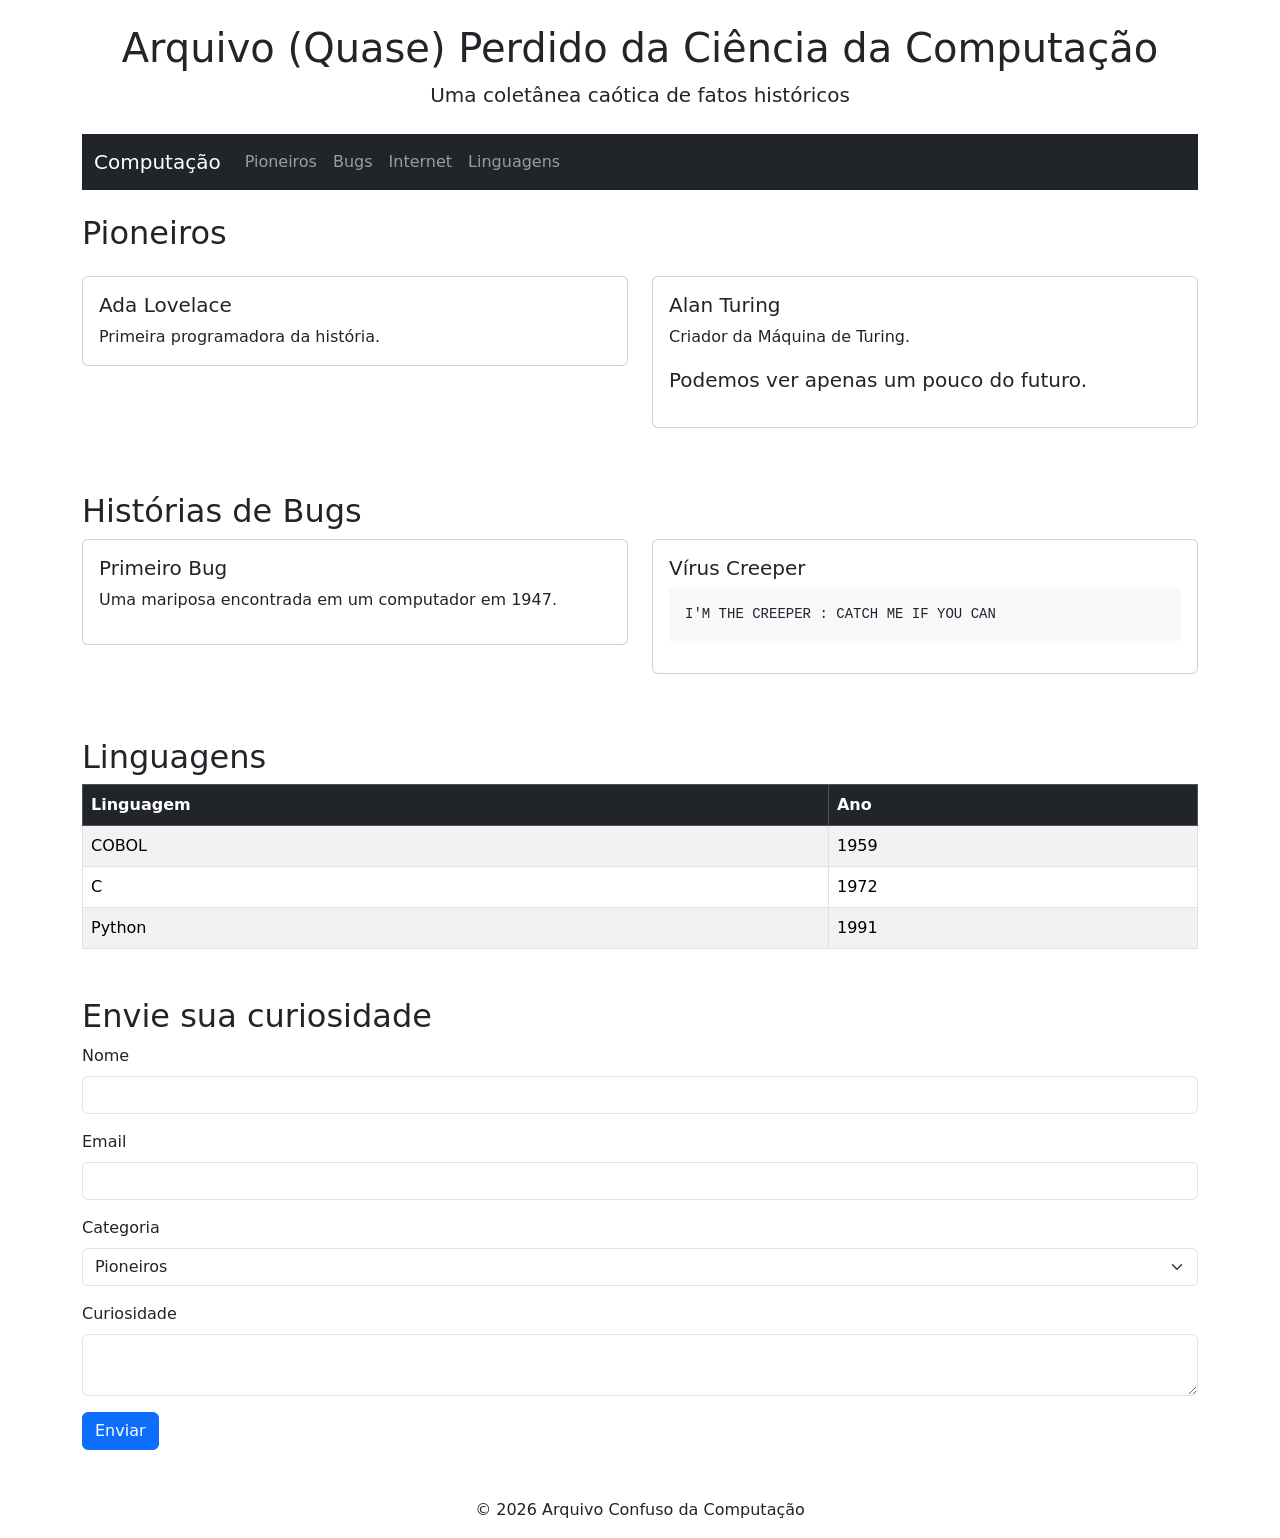
<file: atividade de entrega.html>
<!DOCTYPE html>
<html lang="pt-br">

<head>
<meta charset="UTF-8">
<meta name="viewport" content="width=device-width, initial-scale=1">

<title>Arquivo Confuso da Computação</title>

<!-- Bootstrap CDN -->
<link href="https://cdn.jsdelivr.net/npm/bootstrap@5.3.2/dist/css/bootstrap.min.css" rel="stylesheet">

</head>

<body>

<div class="container">

<header class="text-center my-4">
<h1>Arquivo (Quase) Perdido da Ciência da Computação</h1>
<p class="lead">Uma coletânea caótica de fatos históricos</p>
</header>


<!-- MENU -->
<nav class="navbar navbar-expand-lg navbar-dark bg-dark mb-4">

<div class="container-fluid">

<a class="navbar-brand" href="#">Computação</a>

<button class="navbar-toggler" type="button" data-bs-toggle="collapse" data-bs-target="#menu">
<span class="navbar-toggler-icon"></span>
</button>

<div class="collapse navbar-collapse" id="menu">

<ul class="navbar-nav">

<li class="nav-item">
<a class="nav-link" href="#pioneiros">Pioneiros</a>
</li>

<li class="nav-item">
<a class="nav-link" href="#bugs">Bugs</a>
</li>

<li class="nav-item">
<a class="nav-link" href="#internet">Internet</a>
</li>

<li class="nav-item">
<a class="nav-link" href="#linguagens">Linguagens</a>
</li>

</ul>

</div>
</div>
</nav>


<!-- PIONEIROS -->
<section id="pioneiros" class="mb-5">

<h2 class="mb-4">Pioneiros</h2>

<div class="row">

<div class="col-md-6">

<div class="card mb-3">
<div class="card-body">

<h5 class="card-title">Ada Lovelace</h5>

<p class="card-text">
Primeira programadora da história.
</p>

</div>
</div>

</div>


<div class="col-md-6">

<div class="card mb-3">
<div class="card-body">

<h5 class="card-title">Alan Turing</h5>

<p class="card-text">
Criador da Máquina de Turing.
</p>

<blockquote class="blockquote">
Podemos ver apenas um pouco do futuro.
</blockquote>

</div>
</div>

</div>

</div>

</section>


<!-- BUGS -->
<section id="bugs" class="mb-5">

<h2>Histórias de Bugs</h2>

<div class="row">

<div class="col-md-6">

<div class="card mb-3">

<div class="card-body">

<h5>Primeiro Bug</h5>

<p>
Uma mariposa encontrada em um computador em 1947.
</p>

</div>

</div>

</div>


<div class="col-md-6">

<div class="card mb-3">

<div class="card-body">

<h5>Vírus Creeper</h5>

<pre class="bg-light p-3">
I'M THE CREEPER : CATCH ME IF YOU CAN
</pre>

</div>

</div>

</div>

</div>

</section>


<!-- TABELA -->
<section class="mb-5">

<h2>Linguagens</h2>

<table class="table table-bordered table-striped">

<thead class="table-dark">

<tr>
<th>Linguagem</th>
<th>Ano</th>
</tr>

</thead>

<tbody>

<tr>
<td>COBOL</td>
<td>1959</td>
</tr>

<tr>
<td>C</td>
<td>1972</td>
</tr>

<tr>
<td>Python</td>
<td>1991</td>
</tr>

</tbody>

</table>

</section>


<!-- FORMULÁRIO -->
<section class="mb-5">

<h2>Envie sua curiosidade</h2>

<form>

<div class="mb-3">
<label class="form-label">Nome</label>
<input type="text" class="form-control">
</div>

<div class="mb-3">
<label class="form-label">Email</label>
<input type="email" class="form-control">
</div>

<div class="mb-3">
<label class="form-label">Categoria</label>

<select class="form-select">

<option>Pioneiros</option>
<option>Bugs</option>
<option>Internet</option>
<option>Linguagens</option>

</select>

</div>

<div class="mb-3">

<label class="form-label">Curiosidade</label>

<textarea class="form-control"></textarea>

</div>

<button class="btn btn-primary">
Enviar
</button>

</form>

</section>


<footer class="text-center mt-5 mb-3">

<p>© 2026 Arquivo Confuso da Computação</p>

</footer>

</div>

<!-- Bootstrap JS -->

<script src="https://cdn.jsdelivr.net/npm/bootstrap@5.3.2/dist/js/bootstrap.bundle.min.js"></script>

</body>
</html>
</file>
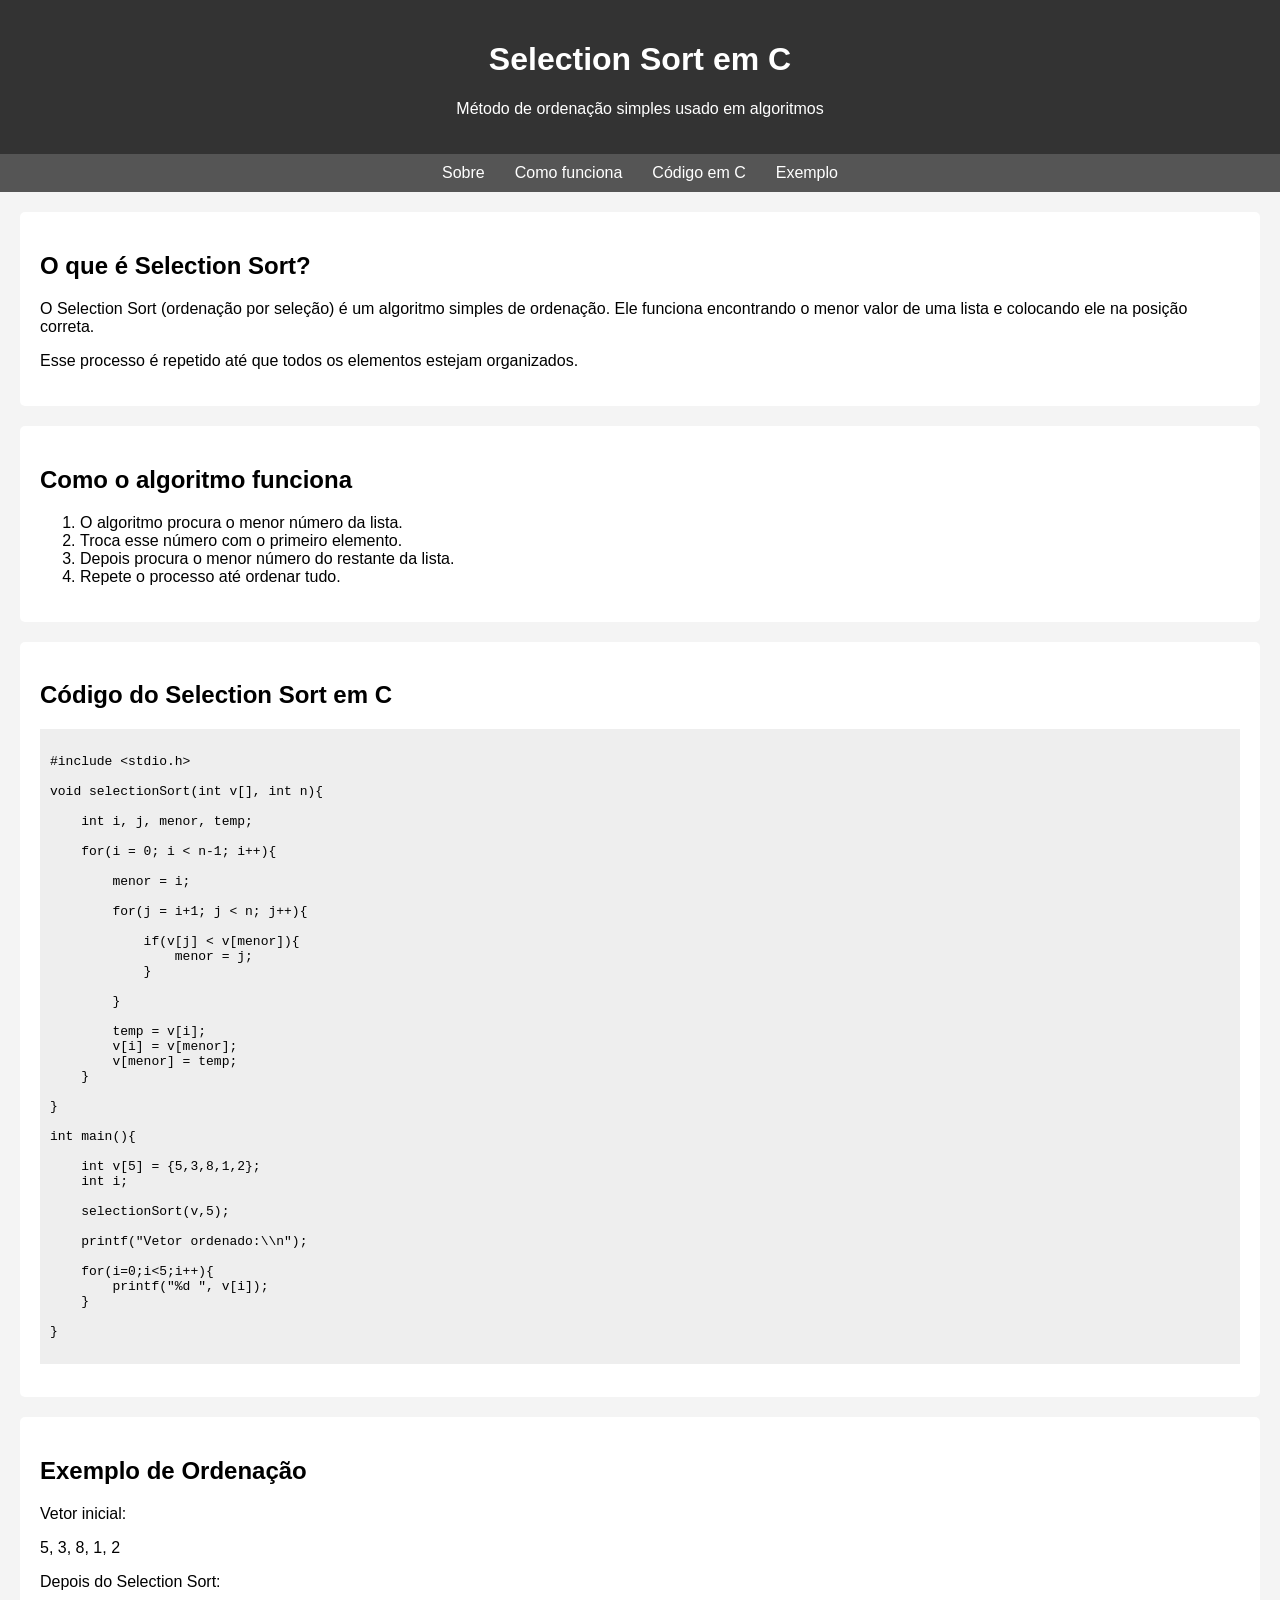
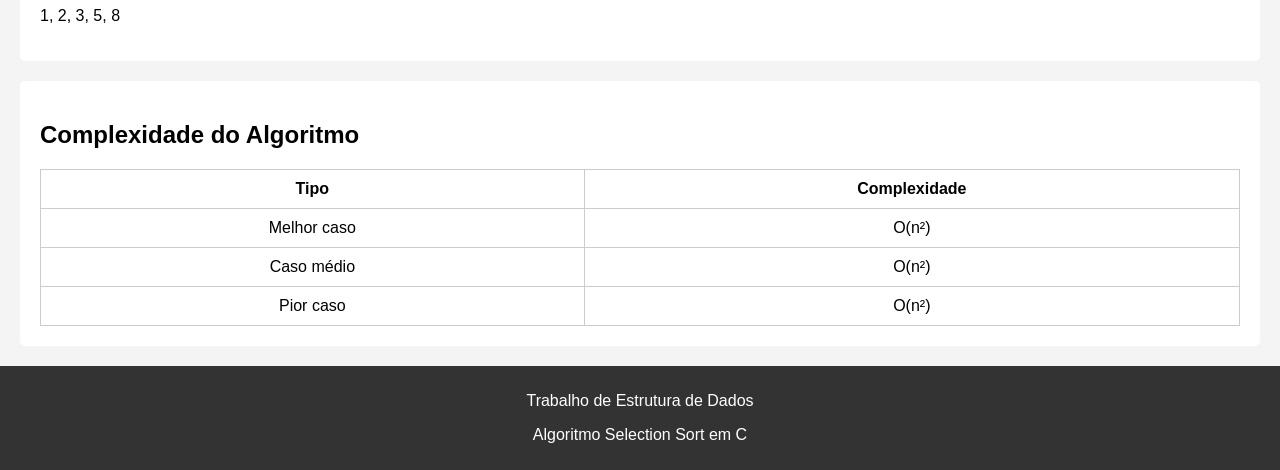
<file: Trabalho ordenação em C.html>
<!DOCTYPE html>
<html lang="pt-br">

<head>
<meta charset="UTF-8">
<title>Selection Sort em C</title>

<style>

body{
    font-family: Arial;
    background:#f4f4f4;
    margin:0;
}

header{
    background:#333;
    color:white;
    text-align:center;
    padding:20px;
}

nav{
    background:#555;
}

nav ul{
    list-style:none;
    margin:0;
    padding:10px;
    display:flex;
    justify-content:center;
}

nav ul li{
    margin:0 15px;
}

nav ul li a{
    color:white;
    text-decoration:none;
}

section{
    background:white;
    margin:20px;
    padding:20px;
    border-radius:5px;
}

pre{
    background:#eee;
    padding:10px;
}

table{
    width:100%;
    border-collapse:collapse;
}

table, th, td{
    border:1px solid #ccc;
}

th, td{
    padding:10px;
    text-align:center;
}

footer{
    background:#333;
    color:white;
    text-align:center;
    padding:10px;
}

</style>

</head>

<body>

<header>
<h1>Selection Sort em C</h1>
<p>Método de ordenação simples usado em algoritmos</p>
</header>

<nav>
<ul>
<li><a href="#sobre">Sobre</a></li>
<li><a href="#funciona">Como funciona</a></li>
<li><a href="#codigo">Código em C</a></li>
<li><a href="#exemplo">Exemplo</a></li>
</ul>
</nav>

<section id="sobre">

<h2>O que é Selection Sort?</h2>

<p>
O Selection Sort (ordenação por seleção) é um algoritmo simples de ordenação.
Ele funciona encontrando o menor valor de uma lista e colocando ele na posição correta.
</p>

<p>
Esse processo é repetido até que todos os elementos estejam organizados.
</p>

</section>


<section id="funciona">

<h2>Como o algoritmo funciona</h2>

<ol>
<li>O algoritmo procura o menor número da lista.</li>
<li>Troca esse número com o primeiro elemento.</li>
<li>Depois procura o menor número do restante da lista.</li>
<li>Repete o processo até ordenar tudo.</li>
</ol>

</section>


<section id="codigo">

<h2>Código do Selection Sort em C</h2>

<pre>

#include &lt;stdio.h&gt;

void selectionSort(int v[], int n){

    int i, j, menor, temp;

    for(i = 0; i < n-1; i++){

        menor = i;

        for(j = i+1; j < n; j++){

            if(v[j] < v[menor]){
                menor = j;
            }

        }

        temp = v[i];
        v[i] = v[menor];
        v[menor] = temp;
    }

}

int main(){

    int v[5] = {5,3,8,1,2};
    int i;

    selectionSort(v,5);

    printf("Vetor ordenado:\\n");

    for(i=0;i<5;i++){
        printf("%d ", v[i]);
    }

}

</pre>

</section>


<section id="exemplo">

<h2>Exemplo de Ordenação</h2>

<p>Vetor inicial:</p>

<p>5, 3, 8, 1, 2</p>

<p>Depois do Selection Sort:</p>

<p>1, 2, 3, 5, 8</p>

</section>


<section>

<h2>Complexidade do Algoritmo</h2>

<table>

<tr>
<th>Tipo</th>
<th>Complexidade</th>
</tr>

<tr>
<td>Melhor caso</td>
<td>O(n²)</td>
</tr>

<tr>
<td>Caso médio</td>
<td>O(n²)</td>
</tr>

<tr>
<td>Pior caso</td>
<td>O(n²)</td>
</tr>

</table>

</section>

<footer>

<p>Trabalho de Estrutura de Dados</p>
<p>Algoritmo Selection Sort em C</p>

</footer>

</body>
</html>
</file>
<file: Semana 08 - Lista de Tarefas/style.css>
* {
    box-sizing: border-box;
}

body {
    font-family: Arial, Helvetica, sans-serif;
    background-color: #eef2f7;
    display: flex;
    justify-content: center;
    align-items: center;
    min-height: 100vh;
    margin: 0;
    padding: 20px;
}

.todo-app {
    width: 100%;
    max-width: 520px;
    padding: 28px;
    border-radius: 12px;
    background-color: #ffffff;
    box-shadow: 0 8px 24px rgba(0, 0, 0, 0.12);
}

h1 {
    margin: 0;
    text-align: center;
    color: #1f2937;
}

.subtitulo {
    margin: 8px 0 24px;
    text-align: center;
    color: #6b7280;
}

.nova-tarefa {
    display: flex;
    gap: 10px;
}

input {
    flex: 1;
    padding: 12px;
    border: 1px solid #cbd5e1;
    border-radius: 7px;
    font-size: 16px;
    outline: none;
}

input:focus {
    border-color: #2563eb;
}

button {
    padding: 12px 16px;
    border: none;
    border-radius: 7px;
    background-color: #2563eb;
    color: #ffffff;
    font-size: 15px;
    cursor: pointer;
}

button:hover {
    opacity: 0.9;
}

.mensagem {
    min-height: 20px;
    margin: 10px 0;
    color: #dc2626;
    font-size: 14px;
}

.resumo {
    display: flex;
    justify-content: space-between;
    align-items: center;
    margin: 10px 0 14px;
    color: #475569;
    font-size: 14px;
}

.botao-secundario {
    padding: 8px 10px;
    background-color: #64748b;
    font-size: 13px;
}

ul {
    list-style: none;
    margin: 0;
    padding: 0;
}

li {
    display: flex;
    align-items: center;
    gap: 10px;
    padding: 12px 4px;
    border-bottom: 1px solid #e2e8f0;
}

li:last-child {
    border-bottom: none;
}

.texto-tarefa {
    flex: 1;
    color: #1f2937;
    word-break: break-word;
}

li.completed .texto-tarefa {
    color: #94a3b8;
    text-decoration: line-through;
}

.botao-concluir,
.botao-excluir {
    padding: 7px 10px;
    font-size: 13px;
}

.botao-concluir {
    background-color: #16a34a;
}

.botao-excluir {
    background-color: #dc2626;
}

.lista-vazia {
    justify-content: center;
    color: #94a3b8;
    font-style: italic;
}

@media (max-width: 520px) {
    .todo-app {
        padding: 20px;
    }

    .nova-tarefa {
        flex-direction: column;
    }

    .resumo {
        align-items: flex-start;
        flex-direction: column;
        gap: 10px;
    }

    li {
        align-items: stretch;
        flex-wrap: wrap;
    }

    .texto-tarefa {
        width: 100%;
        flex-basis: 100%;
    }
}
</file>
<file: Semana 09 - Exercicios JavaScript/Semana 09 - Exercicios JavaScript/style.css>
* {
  box-sizing: border-box;
}

:root {
  --fundo: #f4f7fb;
  --card: #ffffff;
  --texto: #172033;
  --secundario: #667085;
  --primaria: #3457d5;
  --primaria-escura: #2443b5;
  --borda: #dfe5ef;
  --sucesso: #137a4b;
  --sucesso-bg: #e9f8f0;
  --erro: #b42318;
  --erro-bg: #fff0ee;
  --alerta: #8a5700;
  --alerta-bg: #fff8df;
}

html {
  scroll-behavior: smooth;
}

body {
  margin: 0;
  font-family: Arial, Helvetica, sans-serif;
  background: var(--fundo);
  color: var(--texto);
}

.topo {
  background: linear-gradient(135deg, #172033, #3457d5);
  color: white;
  padding: 54px 20px;
}

.topo > div {
  max-width: 1050px;
  margin: 0 auto;
}

.etiqueta {
  display: inline-block;
  padding: 7px 12px;
  border: 1px solid rgba(255,255,255,.35);
  border-radius: 999px;
  font-size: 13px;
  margin-bottom: 10px;
}

.topo h1 {
  font-size: 44px;
  margin: 0 0 10px;
}

.topo p {
  margin: 0;
  color: #e4e9ff;
}

.container {
  width: min(1050px, calc(100% - 32px));
  margin: 28px auto;
}

.menu {
  display: flex;
  gap: 10px;
  flex-wrap: wrap;
  margin-bottom: 24px;
}

.menu a {
  color: var(--primaria);
  text-decoration: none;
  background: white;
  border: 1px solid var(--borda);
  padding: 9px 13px;
  border-radius: 8px;
  font-weight: bold;
}

.menu a:hover {
  background: #edf1ff;
}

.card {
  background: var(--card);
  border: 1px solid var(--borda);
  border-radius: 16px;
  padding: 26px;
  margin-bottom: 24px;
  box-shadow: 0 10px 28px rgba(23, 32, 51, .06);
  position: relative;
}

.numero {
  position: absolute;
  right: 22px;
  top: 18px;
  font-size: 28px;
  color: #d7def7;
  font-weight: 800;
}

.card h2 {
  margin-top: 0;
  padding-right: 50px;
}

.form-grid {
  display: grid;
  grid-template-columns: repeat(auto-fit, minmax(190px, 1fr));
  gap: 14px;
  align-items: end;
}

.duas-colunas {
  display: grid;
  grid-template-columns: 1fr 1fr;
  gap: 14px;
}

label {
  display: flex;
  flex-direction: column;
  gap: 7px;
  color: var(--secundario);
  font-size: 14px;
  font-weight: bold;
}

input, select {
  width: 100%;
  padding: 12px;
  border: 1px solid var(--borda);
  border-radius: 9px;
  font-size: 16px;
  color: var(--texto);
  background: white;
}

input:focus, select:focus {
  outline: 3px solid rgba(52, 87, 213, .14);
  border-color: var(--primaria);
}

button {
  padding: 12px 16px;
  border: 0;
  border-radius: 9px;
  background: var(--primaria);
  color: white;
  font-size: 15px;
  font-weight: bold;
  cursor: pointer;
}

button:hover {
  background: var(--primaria-escura);
}

.resultado {
  margin-top: 18px;
  padding: 14px;
  border-radius: 9px;
  line-height: 1.6;
}

.neutro {
  background: #f7f8fb;
  border: 1px solid var(--borda);
  color: var(--secundario);
}

.sucesso {
  background: var(--sucesso-bg);
  color: var(--sucesso);
  border: 1px solid #b6e5cc;
}

.erro {
  background: var(--erro-bg);
  color: var(--erro);
  border: 1px solid #f3b8b2;
}

.alerta {
  background: var(--alerta-bg);
  color: var(--alerta);
  border: 1px solid #eed88c;
}

.info {
  background: #edf2ff;
  color: #2746b6;
  border: 1px solid #c9d4ff;
}

.linha {
  display: flex;
  gap: 10px;
}

.linha input {
  flex: 1;
}

.lista {
  list-style: none;
  padding: 0;
  margin: 20px 0 0;
}

.lista li {
  display: flex;
  align-items: center;
  gap: 10px;
  padding: 12px 0;
  border-bottom: 1px solid var(--borda);
}

.lista li span {
  flex: 1;
}

.lista li.presente span {
  text-decoration: line-through;
  color: var(--secundario);
}

.lista button {
  padding: 8px 10px;
  font-size: 13px;
}

.lista .editar {
  background: #6b7280;
}

.lista .excluir {
  background: #b42318;
}

footer {
  text-align: center;
  color: var(--secundario);
  padding: 20px 20px 40px;
}

@media (max-width: 650px) {
  .topo h1 {
    font-size: 34px;
  }

  .duas-colunas {
    grid-template-columns: 1fr;
  }

  .linha {
    flex-direction: column;
  }

  .lista li {
    align-items: stretch;
    flex-wrap: wrap;
  }

  .lista li span {
    width: 100%;
    flex-basis: 100%;
  }
}
</file>
<file: Semana 10/Semana 10 - Componentes com JavaScript/style.css>
* {
  box-sizing: border-box;
}

:root {
  --fundo: #f4f7fb;
  --card: #ffffff;
  --texto: #172033;
  --secundario: #667085;
  --primaria: #3457d5;
  --primaria-escura: #2443b5;
  --borda: #dfe5ef;
  --sucesso: #137a4b;
  --perigo: #b42318;
}

body {
  margin: 0;
  min-height: 100vh;
  font-family: Arial, Helvetica, sans-serif;
  background: linear-gradient(135deg, #edf1ff, var(--fundo));
  color: var(--texto);
}

.root {
  width: min(980px, calc(100% - 32px));
  margin: 0 auto;
  padding: 40px 0;
}

.cabecalho {
  margin-bottom: 24px;
}

.cabecalho span {
  display: inline-block;
  color: var(--primaria);
  background: #eaf0ff;
  padding: 7px 12px;
  border-radius: 999px;
  font-size: 13px;
  font-weight: bold;
}

.cabecalho h1 {
  margin: 12px 0 8px;
  font-size: 38px;
}

.cabecalho p {
  margin: 0;
  color: var(--secundario);
}

.painel {
  display: grid;
  grid-template-columns: 1.2fr .8fr;
  gap: 20px;
}

.card {
  background: var(--card);
  border: 1px solid var(--borda);
  border-radius: 16px;
  padding: 24px;
  box-shadow: 0 12px 30px rgba(23, 32, 51, .08);
}

.card h2 {
  margin-top: 0;
}

.campo {
  display: flex;
  flex-direction: column;
  gap: 7px;
  margin-bottom: 14px;
}

.campo label {
  color: var(--secundario);
  font-size: 14px;
  font-weight: bold;
}

.campo input,
.campo select {
  width: 100%;
  padding: 12px;
  border: 1px solid var(--borda);
  border-radius: 9px;
  font-size: 16px;
}

.campo input:focus,
.campo select:focus {
  outline: 3px solid rgba(52, 87, 213, .14);
  border-color: var(--primaria);
}

.botoes {
  display: flex;
  gap: 10px;
  flex-wrap: wrap;
}

button {
  border: 0;
  border-radius: 9px;
  padding: 11px 16px;
  font-size: 15px;
  font-weight: bold;
  cursor: pointer;
}

.botao-primario {
  background: var(--primaria);
  color: white;
}

.botao-primario:hover {
  background: var(--primaria-escura);
}

.botao-secundario {
  background: #eef1f6;
  color: var(--texto);
}

.botao-perigo {
  background: #fff0ee;
  color: var(--perigo);
}

.resumo {
  display: grid;
  gap: 12px;
}

.item-resumo {
  background: #f8f9fc;
  border: 1px solid var(--borda);
  border-radius: 12px;
  padding: 16px;
}

.item-resumo strong {
  display: block;
  font-size: 24px;
  margin-top: 4px;
}

.lista {
  margin-top: 20px;
}

.tarefa {
  display: flex;
  align-items: center;
  gap: 10px;
  border: 1px solid var(--borda);
  border-radius: 10px;
  padding: 12px;
  margin-bottom: 10px;
}

.tarefa span {
  flex: 1;
}

.tarefa.concluida span {
  color: var(--secundario);
  text-decoration: line-through;
}

.tarefa small {
  color: var(--secundario);
}

.vazia {
  padding: 18px;
  text-align: center;
  color: var(--secundario);
  background: #f8f9fc;
  border: 1px dashed var(--borda);
  border-radius: 10px;
}

.rodape {
  text-align: center;
  color: var(--secundario);
  padding-top: 24px;
  font-size: 14px;
}

@media (max-width: 760px) {
  .painel {
    grid-template-columns: 1fr;
  }

  .cabecalho h1 {
    font-size: 31px;
  }
}
</file>
<file: Trabalho final Marido de aluguel/Trabalho Final - Marido de Aluguel/style.css>
/* ════════════════════════════════════════════════════════════
   MARIDO DE ALUGUEL — style.css
   Sistema de design: "ficha de oficina" — papel quente, tinta
   escura, laranja-ferramenta como acento, fita métrica como
   elemento de assinatura visual.
   ════════════════════════════════════════════════════════════ */

:root {
  /* ---- cor ---- */
  --paper:        #FBF8F2;
  --paper-dim:     #F2EDE2;
  --ink:           #1C1A17;
  --ink-soft:      #4A453D;
  --ink-faint:     #8A8276;
  --line:          #DDD5C7;
  --line-strong:   #C9BFAE;

  --rust:          #16A34A;   /* verde — acento principal (linha do ServiçoJusto) */
  --rust-dark:      #15803D;
  --rust-tint:      #DCFCE7;

  --pine:          #2563EB;   /* azul-selo — diferencia "verificado" do acento verde principal */
  --pine-tint:      #DBEAFE;

  --ink-panel:      #211D18;  /* fundo escuro para seções de contraste */
  --ink-panel-2:    #2B251E;

  /* ---- tipografia ---- */
  --f-display: 'Archivo', 'Arial Narrow', sans-serif;
  --f-display-stretch: expanded; /* usado via font-stretch onde suportado */
  --f-body:    'Inter', system-ui, sans-serif;
  --f-mono:    'JetBrains Mono', monospace;

  /* ---- forma ---- */
  --r-sm: 3px;
  --r-md: 6px;
  --container: 1180px;

  /* ---- movimento ---- */
  --ease: cubic-bezier(.2,.7,.2,1);
}

@media (prefers-reduced-motion: reduce) {
  *, *::before, *::after { animation-duration: 0.001ms !important; transition-duration: 0.001ms !important; }
}

/* ── RESET ───────────────────────────────────────────────── */
* { margin: 0; padding: 0; box-sizing: border-box; }
html { scroll-behavior: smooth; }
body {
  background: var(--paper);
  color: var(--ink);
  font-family: var(--f-body);
  font-size: 16px;
  line-height: 1.5;
  -webkit-font-smoothing: antialiased;
}
a { color: inherit; text-decoration: none; }
button { font-family: inherit; cursor: pointer; }
ul, ol { list-style: none; }
img, svg { display: block; max-width: 100%; }
input, select, textarea { font-family: inherit; font-size: inherit; }

::selection { background: var(--rust); color: #fff; }

:focus-visible {
  outline: 2.5px solid var(--rust);
  outline-offset: 2px;
  border-radius: 2px;
}

.wrap {
  max-width: var(--container);
  margin: 0 auto;
  padding: 0 28px;
}
.hidden { display: none !important; }
.muted { color: var(--ink-faint); }

/* ── TIPOGRAFIA COMPARTILHADA ───────────────────────────── */
.eyebrow {
  display: inline-flex; align-items: center; gap: 8px;
  font-family: var(--f-mono);
  font-size: 12.5px;
  font-weight: 600;
  letter-spacing: .09em;
  text-transform: uppercase;
  color: var(--rust-dark);
  margin-bottom: 14px;
}
.eyebrow--light { color: #F2A87E; }
.eyebrow__dot {
  width: 6px; height: 6px; border-radius: 50%;
  background: currentColor;
  box-shadow: 0 0 0 3px color-mix(in srgb, currentColor 18%, transparent);
}

.h2 {
  font-family: var(--f-display);
  font-weight: 800;
  font-size: clamp(28px, 3.6vw, 42px);
  line-height: 1.08;
  letter-spacing: -.01em;
  color: var(--ink);
}
.h2--light { color: var(--paper); }

.section-head { max-width: 640px; margin-bottom: 48px; }
.section-head--row {
  display: flex; justify-content: space-between; align-items: flex-end;
  gap: 32px; max-width: none; flex-wrap: wrap;
}
.section-head__note {
  max-width: 320px; color: var(--ink-soft); font-size: 14.5px; line-height: 1.6;
  padding-bottom: 4px;
}

/* ── BOTÕES ──────────────────────────────────────────────── */
.btn {
  display: inline-flex; align-items: center; justify-content: center;
  gap: 8px;
  padding: 12px 22px;
  font-size: 14.5px; font-weight: 700;
  border-radius: var(--r-sm);
  border: 1.5px solid transparent;
  white-space: nowrap;
  transition: transform .15s var(--ease), box-shadow .15s var(--ease), background-color .15s var(--ease), border-color .15s var(--ease);
}
.btn--solid {
  background: var(--rust);
  color: #fff;
  box-shadow: 0 1px 0 rgba(0,0,0,.08);
}
.btn--solid:hover { background: var(--rust-dark); transform: translateY(-1px); box-shadow: 0 6px 16px -4px rgba(22,163,74,.45); }
.btn--solid:active { transform: translateY(0); }

.btn--ghost {
  background: transparent;
  color: var(--ink);
  border-color: var(--line-strong);
}
.btn--ghost:hover { border-color: var(--ink); background: var(--paper-dim); }

.btn--lg { padding: 15px 30px; font-size: 16px; }
.btn--full { width: 100%; }

.chip-link {
  background: none; border: none;
  font: inherit; font-size: 14px; font-weight: 600;
  color: var(--rust-dark);
  text-decoration: underline;
  text-decoration-color: color-mix(in srgb, var(--rust) 35%, transparent);
  text-underline-offset: 3px;
  padding: 2px 5px;
}
.chip-link:hover { color: var(--rust); }

/* ════════════════════════════════════════════════════════
   NAVBAR
   ════════════════════════════════════════════════════════ */
.nav {
  position: sticky; top: 0; z-index: 200;
  background: color-mix(in srgb, var(--paper) 88%, transparent);
  backdrop-filter: blur(10px);
  -webkit-backdrop-filter: blur(10px);
  border-bottom: 1px solid var(--line);
}
.nav__inner {
  height: 72px;
  display: flex; align-items: center; gap: 28px;
}
.nav__brand {
  display: flex; align-items: center; gap: 9px;
  font-family: var(--f-display);
  font-weight: 800;
  font-size: 18px;
  letter-spacing: -.01em;
  color: var(--ink);
  margin-right: auto;
}
.nav__brand em { font-style: normal; color: var(--rust); }
.nav__brand-mark {
  width: 32px; height: 32px;
  display: flex; align-items: center; justify-content: center;
  background: var(--ink);
  color: var(--paper);
  border-radius: var(--r-sm);
  flex-shrink: 0;
}
.nav__links { display: flex; gap: 30px; }
.nav__links a {
  font-size: 14.5px; font-weight: 600; color: var(--ink-soft);
  transition: color .15s;
  position: relative;
}
.nav__links a::after {
  content: ""; position: absolute; left: 0; right: 0; bottom: -22px;
  height: 2px; background: var(--rust);
  transform: scaleX(0); transform-origin: left;
  transition: transform .2s var(--ease);
}
.nav__links a:hover { color: var(--ink); }
.nav__links a:hover::after { transform: scaleX(1); }

.nav__cta { display: flex; gap: 10px; }
.nav__burger { display: none; flex-direction: column; gap: 5px; width: 28px; background: none; border: none; padding: 4px; }
.nav__burger span { height: 2px; background: var(--ink); border-radius: 2px; }
.nav__mobile {
  display: none; flex-direction: column; gap: 4px;
  padding: 14px 28px 22px;
  border-top: 1px solid var(--line);
  background: var(--paper);
}
.nav__mobile a { padding: 11px 4px; font-weight: 600; font-size: 15px; border-bottom: 1px solid var(--line); }
.nav__mobile .btn { margin-top: 10px; }
.nav__mobile.is-open { display: flex; }

/* ════════════════════════════════════════════════════════
   HERO
   ════════════════════════════════════════════════════════ */
.hero {
  position: relative;
  padding: 76px 0 0;
  overflow: hidden;
  background:
    radial-gradient(ellipse 900px 480px at 82% -10%, var(--rust-tint) 0%, transparent 60%);
}
.hero__inner {
  display: grid;
  grid-template-columns: 1.05fr 0.95fr;
  gap: 40px;
  align-items: center;
  padding-bottom: 64px;
}

.hero__title {
  font-family: var(--f-display);
  font-weight: 900;
  font-size: clamp(40px, 5.4vw, 68px);
  line-height: .98;
  letter-spacing: -.015em;
  color: var(--ink);
  margin-bottom: 22px;
}
.hero__title-accent {
  position: relative;
  display: inline-block;
  color: var(--rust);
}
.hero__underline {
  position: absolute; left: 0; bottom: -.14em;
  width: 100%; height: .22em;
  color: var(--rust);
  opacity: .55;
}

.hero__sub {
  font-size: 17.5px;
  line-height: 1.65;
  color: var(--ink-soft);
  max-width: 480px;
  margin-bottom: 30px;
}

.hero__search {
  display: flex; align-items: center; gap: 6px;
  background: #fff;
  border: 1.5px solid var(--ink);
  border-radius: var(--r-md);
  padding: 6px 6px 6px 16px;
  max-width: 540px;
  box-shadow: 4px 4px 0 var(--ink);
  margin-bottom: 16px;
}
.hero__search-icon { flex-shrink: 0; color: var(--ink-faint); }
.hero__search input {
  flex: 1; min-width: 0; border: none; outline: none;
  font-size: 14.5px; padding: 10px 4px;
  background: transparent; color: var(--ink);
}
.hero__search input::placeholder { color: var(--ink-faint); }
.hero__search-btn { flex-shrink: 0; padding: 11px 20px; }

.hero__hint { font-size: 13.5px; color: var(--ink-faint); }
.hero__hint .chip-link { margin: 0 1px; }

/* ---- painel de cards "ordem de serviço" ---- */
.hero__panel {
  position: relative;
  height: 480px;
}
.os-card {
  position: absolute;
  width: 300px;
  background: #fff;
  border: 1.5px solid var(--ink);
  border-radius: var(--r-md);
  padding: 20px;
}
.os-card--featured {
  top: 18px; right: 20px;
  z-index: 3;
  box-shadow: 7px 7px 0 var(--rust);
}
.os-card--ghost-1 {
  top: 220px; right: 130px;
  z-index: 2;
  padding: 16px 20px;
  opacity: .9;
  transform: rotate(-2.5deg);
  box-shadow: 5px 5px 0 var(--line-strong);
}
.os-card--ghost-2 {
  top: 330px; right: -10px;
  z-index: 1;
  padding: 16px 20px;
  opacity: .75;
  transform: rotate(3deg);
  box-shadow: 5px 5px 0 var(--line-strong);
}
.os-card__head {
  display: flex; justify-content: space-between; align-items: center;
  margin-bottom: 14px;
}
.os-card__os {
  font-family: var(--f-mono); font-size: 11px; font-weight: 600;
  color: var(--ink-faint); letter-spacing: .04em;
}
.seal {
  display: inline-flex; align-items: center; gap: 4px;
  font-size: 11px; font-weight: 700;
  color: var(--pine);
  background: var(--pine-tint);
  padding: 3px 8px; border-radius: 100px;
}
.os-card__pro { display: flex; align-items: center; gap: 12px; margin-bottom: 16px; }
.os-card__pro strong { display: block; font-size: 15px; }
.os-card__pro .muted { font-size: 12.5px; }

.avatar {
  width: 42px; height: 42px; border-radius: 50%;
  background: var(--rust); color: #fff;
  display: flex; align-items: center; justify-content: center;
  font-weight: 700; font-size: 14px; font-family: var(--f-display);
  flex-shrink: 0;
}
.avatar--alt { background: #2C6E8F; }
.avatar--alt2 { background: var(--pine); }
.avatar--sm { width: 36px; height: 36px; font-size: 12px; }

.os-card__meta {
  display: flex; gap: 22px;
  padding-top: 14px; margin-top: 2px;
  border-top: 1px dashed var(--line-strong);
  margin-bottom: 14px;
}
.os-card__meta div { display: flex; flex-direction: column; gap: 2px; }
.os-card__meta .muted { font-size: 11.5px; }
.os-card__meta strong { font-size: 14.5px; font-family: var(--f-mono); }

.os-card__price {
  display: flex; justify-content: space-between; align-items: baseline;
  padding-top: 14px; border-top: 1.5px solid var(--ink);
}
.os-card__price .muted { font-size: 12px; }
.price {
  font-family: var(--f-mono); font-weight: 700; font-size: 22px; color: var(--ink);
}
.price small { font-size: 12px; font-weight: 500; color: var(--ink-faint); }

/* ---- fita métrica ---- */
.ruler {
  position: relative;
  height: 56px;
  color: var(--ink);
  background: var(--paper-dim);
  border-top: 1px solid var(--line);
  border-bottom: 1px solid var(--line);
  overflow: hidden;
}
.ruler__svg { position: absolute; inset: 0; width: 100%; height: 100%; opacity: .35; }
.ruler__ticks {
  position: absolute; inset: 0;
  display: flex; align-items: flex-end;
}
.ruler__tick {
  flex: 1 0 auto;
  width: 1px;
  background: var(--ink-faint);
  opacity: .45;
}
.ruler__tick--major { background: var(--ink); opacity: .6; height: 26px !important; }

/* ════════════════════════════════════════════════════════
   FAIXA DE CONFIANÇA
   ════════════════════════════════════════════════════════ */
.trustbar { background: var(--ink); padding: 26px 0; }
.trustbar__inner {
  display: flex; align-items: center; justify-content: center;
  gap: 36px; flex-wrap: wrap;
}
.trustbar__item { display: flex; flex-direction: column; align-items: center; gap: 2px; text-align: center; }
.trustbar__item strong { font-family: var(--f-mono); font-size: 19px; color: #fff; }
.trustbar__item span { font-size: 12px; color: #B5AFA3; max-width: 160px; }
.trustbar__sep { width: 1px; height: 30px; background: #3A352D; }

/* ════════════════════════════════════════════════════════
   COMO FUNCIONA
   ════════════════════════════════════════════════════════ */
.how { padding: 96px 0; }
.how__list {
  display: grid;
  grid-template-columns: repeat(3, 1fr);
  gap: 0;
  border-top: 1.5px solid var(--ink);
}
.how__step {
  padding: 30px 28px 0 0;
  border-right: 1px solid var(--line);
}
.how__step:last-child { border-right: none; }
.how__num {
  display: block;
  font-family: var(--f-mono);
  font-size: 13px; font-weight: 700;
  color: var(--rust);
  margin-bottom: 18px;
}
.how__step h3 {
  font-family: var(--f-display);
  font-size: 21px; font-weight: 800;
  margin-bottom: 10px;
  letter-spacing: -.01em;
}
.how__step p { color: var(--ink-soft); font-size: 14.5px; line-height: 1.65; max-width: 300px; }

/* ════════════════════════════════════════════════════════
   CATEGORIAS
   ════════════════════════════════════════════════════════ */
.categories { padding: 0 0 96px; }
.cat-grid {
  display: grid;
  grid-template-columns: repeat(6, 1fr);
  gap: 14px;
}
.cat-card {
  background: #fff;
  border: 1.5px solid var(--line);
  border-radius: var(--r-md);
  padding: 22px 16px;
  display: flex; flex-direction: column; align-items: flex-start; gap: 10px;
  text-align: left;
  transition: border-color .15s, transform .15s var(--ease), box-shadow .15s var(--ease);
}
.cat-card:hover {
  border-color: var(--ink);
  transform: translateY(-3px);
  box-shadow: 4px 4px 0 var(--line-strong);
}
.cat-card.is-active {
  border-color: var(--rust);
  background: var(--rust-tint);
  box-shadow: 4px 4px 0 var(--rust);
}
.cat-card__icon { color: var(--rust); }
.cat-card__name { font-weight: 700; font-size: 14.5px; }
.cat-card__count { font-size: 12px; color: var(--ink-faint); }
.cat-card--more .cat-card__icon { color: var(--ink-faint); }

/* ════════════════════════════════════════════════════════
   APP — BUSCAR / RESULTADOS
   ════════════════════════════════════════════════════════ */
.app-section { padding: 0 0 96px; }

.app-toolbar { display: flex; gap: 12px; margin-bottom: 18px; flex-wrap: wrap; }
.field {
  display: flex; align-items: center; gap: 10px;
  background: #fff;
  border: 1.5px solid var(--line-strong);
  border-radius: var(--r-md);
  padding: 0 14px;
  transition: border-color .15s;
}
.field:focus-within { border-color: var(--ink); }
.field--grow { flex: 1; min-width: 240px; }
.field svg { flex-shrink: 0; color: var(--ink-faint); }
.field input {
  flex: 1; border: none; outline: none; background: transparent;
  padding: 12px 0; font-size: 14.5px; color: var(--ink);
}
.field--select {
  padding: 0 12px;
  min-width: 190px;
}
.field--select select {
  border: none; outline: none; background: transparent;
  padding: 12px 0; font-size: 14.5px; color: var(--ink);
  width: 100%; cursor: pointer;
}

.app-sort {
  display: flex; align-items: center; gap: 12px; flex-wrap: wrap;
  margin-bottom: 30px;
  padding-bottom: 22px;
  border-bottom: 1px solid var(--line);
}
.app-sort__label { font-size: 13px; color: var(--ink-faint); font-weight: 600; }
.app-sort__group { display: flex; gap: 8px; flex-wrap: wrap; }
.sort-btn {
  background: #fff;
  border: 1.5px solid var(--line-strong);
  border-radius: 100px;
  padding: 7px 16px;
  font-size: 13.5px; font-weight: 600; color: var(--ink-soft);
  transition: all .15s;
}
.sort-btn:hover { border-color: var(--ink); color: var(--ink); }
.sort-btn.is-active { background: var(--ink); border-color: var(--ink); color: #fff; }
.app-sort__count { margin-left: auto; font-size: 13px; color: var(--ink-faint); font-family: var(--f-mono); }

.pro-grid {
  display: grid;
  grid-template-columns: repeat(3, 1fr);
  gap: 18px;
}

.app-empty {
  text-align: center; padding: 60px 20px; color: var(--ink-faint);
  font-size: 14.5px;
}

/* ---- card de profissional (ficha de OS) ---- */
.pro-card {
  position: relative;
  background: #fff;
  border: 1.5px solid var(--line-strong);
  border-radius: var(--r-md);
  padding: 22px;
  transition: border-color .15s, transform .15s var(--ease), box-shadow .15s var(--ease);
}
.pro-card:hover {
  border-color: var(--ink);
  transform: translateY(-3px);
  box-shadow: 5px 5px 0 var(--line-strong);
}
.pro-card__badge {
  position: absolute; top: -1.5px; right: 18px;
  background: var(--rust); color: #fff;
  font-size: 10.5px; font-weight: 700;
  padding: 4px 10px;
  border-radius: 0 0 5px 5px;
  letter-spacing: .03em;
}
.pro-card__head { display: flex; gap: 12px; margin-bottom: 16px; }
.pro-card__head .meta { flex: 1; min-width: 0; }
.pro-card__os { font-family: var(--f-mono); font-size: 10.5px; color: var(--ink-faint); display: block; margin-bottom: 2px; }
.pro-card__name { font-weight: 700; font-size: 15.5px; display: flex; align-items: center; gap: 6px; }
.pro-card__cat { font-size: 12.5px; color: var(--ink-faint); }

.pro-card__verified {
  display: inline-flex; align-items: center; gap: 3px;
  font-size: 10px; font-weight: 700; color: var(--pine);
  background: var(--pine-tint);
  padding: 1.5px 6px; border-radius: 100px;
}

.pro-card__stars { color: var(--rust); font-size: 13px; letter-spacing: 1px; margin: 4px 0 2px; }
.pro-card__rating-num { font-size: 12px; color: var(--ink-faint); font-family: var(--f-mono); }

.pro-card__tags { display: flex; gap: 6px; flex-wrap: wrap; margin: 12px 0 16px; }
.pro-card__tag {
  font-size: 11px; font-weight: 600; color: var(--ink-soft);
  background: var(--paper-dim);
  border: 1px solid var(--line);
  padding: 3px 9px; border-radius: 100px;
}

.pro-card__divider { height: 1px; background: repeating-linear-gradient(90deg, var(--line-strong) 0 6px, transparent 6px 11px); margin-bottom: 16px; }

.pro-card__foot { display: flex; align-items: flex-end; justify-content: space-between; gap: 10px; }
.pro-card__price { font-family: var(--f-mono); font-weight: 700; font-size: 19px; }
.pro-card__price small { font-size: 11px; font-weight: 500; color: var(--ink-faint); }
.pro-card__dist { font-size: 11.5px; color: var(--ink-faint); margin-top: 2px; }

.pro-card__compare {
  display: flex; align-items: center; gap: 6px;
  font-size: 12px; font-weight: 600; color: var(--ink-soft);
  cursor: pointer; user-select: none;
  padding: 6px 10px;
  border: 1.5px solid var(--line-strong);
  border-radius: var(--r-sm);
  transition: all .15s;
  white-space: nowrap;
}
.pro-card__compare:hover { border-color: var(--ink); }
.pro-card__compare input { accent-color: var(--rust); width: 14px; height: 14px; }
.pro-card__compare.is-checked { border-color: var(--rust); background: var(--rust-tint); color: var(--rust-dark); }

/* ════════════════════════════════════════════════════════
   COMPARAÇÃO
   ════════════════════════════════════════════════════════ */
.compare-section { padding: 0 0 96px; }

.compare-empty {
  display: flex; flex-direction: column; align-items: center; gap: 14px;
  text-align: center;
  padding: 64px 24px;
  border: 1.5px dashed var(--line-strong);
  border-radius: var(--r-md);
  color: var(--ink-faint);
}
.compare-empty svg { color: var(--line-strong); }
.compare-empty p { max-width: 360px; font-size: 14.5px; }

.compare-grid {
  display: grid;
  grid-template-columns: repeat(3, 1fr);
  gap: 18px;
}
.compare-card {
  background: #fff;
  border: 1.5px solid var(--line-strong);
  border-radius: var(--r-md);
  padding: 24px;
  text-align: center;
  position: relative;
}
.compare-card.is-winner {
  border-color: var(--rust);
  box-shadow: 6px 6px 0 var(--rust);
}
.compare-card__crown {
  display: inline-flex; align-items: center; gap: 5px;
  font-size: 11px; font-weight: 700; color: #fff;
  background: var(--rust);
  padding: 4px 11px; border-radius: 100px;
  margin-bottom: 14px;
}
.compare-card .avatar { margin: 0 auto 10px; width: 50px; height: 50px; font-size: 16px; }
.compare-card__name { font-weight: 700; font-size: 16px; margin-bottom: 2px; }
.compare-card__cat { font-size: 12.5px; color: var(--ink-faint); margin-bottom: 18px; }

.compare-row {
  display: flex; justify-content: space-between; align-items: center;
  padding: 11px 0;
  border-top: 1px dashed var(--line);
  font-size: 13.5px;
}
.compare-row span:first-child { color: var(--ink-faint); }
.compare-row strong { font-family: var(--f-mono); }

.compare-card__cta { width: 100%; margin-top: 18px; }

/* ════════════════════════════════════════════════════════
   CONFIANÇA (seção escura)
   ════════════════════════════════════════════════════════ */
.trust { background: var(--ink-panel); padding: 100px 0; }
.trust__inner {
  display: grid; grid-template-columns: 1fr 0.85fr;
  gap: 60px; align-items: center;
}
.trust__lead { color: #C9C1B3; font-size: 15.5px; line-height: 1.7; max-width: 460px; margin: 18px 0 36px; }

.trust__list { display: flex; flex-direction: column; gap: 22px; }
.trust__list li { display: flex; gap: 14px; align-items: flex-start; }
.trust__list-icon {
  flex-shrink: 0; width: 24px; height: 24px;
  border-radius: 50%;
  background: var(--rust);
  color: #fff;
  display: flex; align-items: center; justify-content: center;
  font-size: 12px; font-weight: 700;
  margin-top: 2px;
}
.trust__list strong { display: block; color: #fff; font-size: 15px; margin-bottom: 3px; }
.trust__list span { color: #A39C8E; font-size: 13.5px; line-height: 1.5; }

.review-card {
  background: var(--ink-panel-2);
  border: 1px solid #3A352D;
  border-radius: var(--r-md);
  padding: 26px;
}
.review-card__head { display: flex; align-items: center; gap: 12px; margin-bottom: 16px; }
.review-card__head strong { display: block; color: #fff; font-size: 14.5px; }
.review-card__head .muted { font-size: 12px; color: #8A8276; }
.review-card__stars { margin-left: auto; color: var(--rust); font-size: 14px; letter-spacing: 1px; }
.review-card p { color: #D6CFC2; font-size: 14.5px; line-height: 1.65; font-style: italic; margin-bottom: 22px; }

.review-card__bars { display: flex; flex-direction: column; gap: 11px; }
.review-card__bars div { display: flex; align-items: center; gap: 12px; }
.review-card__bars span { width: 110px; flex-shrink: 0; font-size: 12px; color: #A39C8E; }
.review-card__bars i {
  display: block; flex: 1; height: 5px; border-radius: 3px;
  background: #3A352D;
  position: relative; font-style: normal;
}
.review-card__bars i::after {
  content: ""; position: absolute; left: 0; top: 0; bottom: 0;
  width: var(--v); border-radius: 3px;
  background: var(--rust);
}

/* ════════════════════════════════════════════════════════
   NÚMEROS
   ════════════════════════════════════════════════════════ */
.numbers { padding: 96px 0; }
.numbers__grid {
  display: grid; grid-template-columns: repeat(3, 1fr);
  gap: 1px;
  background: var(--line);
  border: 1px solid var(--line);
}
.number-card {
  background: var(--paper);
  padding: 38px 30px;
  display: flex; flex-direction: column; gap: 10px;
}
.number-card__value {
  font-family: var(--f-display);
  font-weight: 900;
  font-size: 38px;
  color: var(--rust);
  letter-spacing: -.01em;
}
.number-card__label { font-size: 13.5px; color: var(--ink-soft); line-height: 1.6; max-width: 260px; }

/* ════════════════════════════════════════════════════════
   CTA PRESTADOR
   ════════════════════════════════════════════════════════ */
.provider-cta { background: var(--rust); padding: 64px 0; }
.provider-cta__inner {
  display: flex; align-items: center; justify-content: space-between;
  gap: 40px; flex-wrap: wrap;
}
.provider-cta .eyebrow--light { color: #FFE1CC; }
.provider-cta .h2--light { color: #fff; max-width: 480px; }
.provider-cta__lead { color: #FCE4D4; font-size: 15px; max-width: 420px; margin-top: 14px; }
.provider-cta .btn--solid {
  background: var(--ink);
  flex-shrink: 0;
}
.provider-cta .btn--solid:hover { background: #000; }

/* ════════════════════════════════════════════════════════
   FOOTER
   ════════════════════════════════════════════════════════ */
.footer { background: var(--ink); padding: 64px 0 0; }
.footer__inner {
  display: grid;
  grid-template-columns: 1.6fr 1fr 1fr 1fr;
  gap: 40px;
  padding-bottom: 48px;
  border-bottom: 1px solid #3A352D;
}
.nav__brand--footer { color: #fff; margin-bottom: 12px; }
.nav__brand--footer .nav__brand-mark { background: var(--rust); }
.footer__brand p { color: #8A8276; font-size: 13.5px; max-width: 240px; line-height: 1.6; }

.footer__col h4 { color: #fff; font-size: 12.5px; font-weight: 700; letter-spacing: .04em; text-transform: uppercase; margin-bottom: 16px; }
.footer__col a { display: block; color: #A39C8E; font-size: 14px; margin-bottom: 11px; transition: color .15s; }
.footer__col a:hover { color: #fff; }

.footer__bottom {
  display: flex; justify-content: space-between; flex-wrap: wrap; gap: 8px;
  padding: 22px 28px;
  font-size: 12.5px; color: #6B6457;
}

/* ════════════════════════════════════════════════════════
   BARRA FLUTUANTE DE COMPARAÇÃO
   ─────────────────────────────────────────────────────
   Sobe do rodapé quando ≥1 profissional está selecionado.
   Transição: translateY(100%) → translateY(0).
   ════════════════════════════════════════════════════════ */
.compare-bar {
  position: fixed;
  bottom: 0; left: 0; right: 0;
  z-index: 300;

  /* começa abaixo da tela */
  transform: translateY(100%);
  transition: transform .35s cubic-bezier(.2,.8,.2,1);

  /* sombra suave para destacar do conteúdo */
  filter: drop-shadow(0 -4px 24px rgba(0,0,0,.13));
}

/* JS adiciona .is-visible → sobe para dentro da viewport */
.compare-bar.is-visible {
  transform: translateY(0);
}

.compare-bar__inner {
  background: var(--ink);
  border-top: 2px solid var(--rust);
  display: flex;
  align-items: center;
  justify-content: space-between;
  gap: 16px;
  padding: 14px 28px;
  max-width: var(--container);
  margin: 0 auto;
  width: 100%;
}

/* ── lado esquerdo: avatars + texto ── */
.compare-bar__left {
  display: flex; align-items: center; gap: 16px;
  flex: 1; min-width: 0;
}

.compare-bar__avatars {
  display: flex;
  /* slots de avatar se sobrepõem levemente */
}
.compare-bar__avatar {
  width: 36px; height: 36px; border-radius: 50%;
  background: var(--rust);
  border: 2px solid var(--ink);
  display: flex; align-items: center; justify-content: center;
  font-weight: 700; font-size: 12px; color: #fff;
  font-family: var(--f-display);
  /* overlapping: cada avatar desloca -8px sobre o anterior */
  margin-left: -8px;
  transition: transform .2s var(--ease);
}
.compare-bar__avatars .compare-bar__avatar:first-child { margin-left: 0; }
.compare-bar__avatar--alt  { background: #2C6E8F; }
.compare-bar__avatar--alt2 { background: var(--pine); }

/* Placeholder vazio (slot disponível) */
.compare-bar__avatar--empty {
  background: transparent;
  border: 2px dashed rgba(255,255,255,.25);
  color: rgba(255,255,255,.3);
  font-size: 16px; font-weight: 400;
}

.compare-bar__info { display: flex; flex-direction: column; gap: 1px; }

.compare-bar__count {
  font-weight: 700; font-size: 14px; color: #fff;
  font-family: var(--f-mono);
}

.compare-bar__hint {
  font-size: 12px; color: rgba(255,255,255,.55);
  white-space: nowrap;
  overflow: hidden;
  text-overflow: ellipsis;
}

/* ── lado direito: botões ── */
.compare-bar__actions {
  display: flex; align-items: center; gap: 10px;
  flex-shrink: 0;
}

.compare-bar__clear {
  display: flex; align-items: center; gap: 6px;
  font-size: 13px; font-weight: 600; color: rgba(255,255,255,.5);
  background: none; border: 1.5px solid rgba(255,255,255,.15);
  border-radius: var(--r-sm); padding: 9px 14px;
  transition: all .15s var(--ease);
}
.compare-bar__clear:hover {
  color: #fff; border-color: rgba(255,255,255,.4);
  background: rgba(255,255,255,.06);
}

.compare-bar__cta {
  display: flex; align-items: center; gap: 8px;
  font-size: 14px; font-weight: 700; color: var(--ink);
  background: var(--rust);
  border: none; border-radius: var(--r-sm);
  padding: 10px 20px;
  transition: background .15s var(--ease), transform .15s var(--ease), box-shadow .15s var(--ease), opacity .2s;
  position: relative;
  overflow: hidden;
}
.compare-bar__cta:disabled {
  opacity: .4;
  cursor: not-allowed;
  transform: none !important;
  box-shadow: none !important;
}
.compare-bar__cta:not(:disabled):hover {
  background: var(--rust-dark);
  transform: translateY(-1px);
  box-shadow: 0 6px 18px -4px rgba(22,163,74,.5);
}
.compare-bar__cta:not(:disabled):active {
  transform: translateY(0);
}

/* Animação de "pulse" no CTA quando 2+ selecionados pela primeira vez */
.compare-bar__cta.is-ready::after {
  content: '';
  position: absolute; inset: 0;
  border-radius: var(--r-sm);
  background: rgba(255,255,255,.25);
  animation: cta-pulse .5s var(--ease) forwards;
}
@keyframes cta-pulse {
  0%   { opacity: 1; transform: scale(1); }
  100% { opacity: 0; transform: scale(1.06); }
}

/* Seta do botão */
.compare-bar__arrow {
  transition: transform .2s var(--ease);
}
.compare-bar__cta:not(:disabled):hover .compare-bar__arrow {
  transform: translateX(3px);
}

/* ════════════════════════════════════════════════════════
   HIGHLIGHT DA SEÇÃO DE COMPARAÇÃO
   ─────────────────────────────────────────────────────
   Quando o usuário atinge 2 selecionados, a seção recebe
   a classe .is-highlighted por ~2 segundos: borda e brilho
   animados para chamar atenção sem ser agressivo.
   ════════════════════════════════════════════════════════ */
.compare-section {
  transition: background-color .4s var(--ease);
}

/* Overlay de brilho — implementado via outline animado no wrap interno */
.compare-section .wrap {
  border-radius: var(--r-md);
  transition: box-shadow .4s var(--ease), outline .4s var(--ease);
}

.compare-section.is-highlighted {
  background-color: color-mix(in srgb, var(--rust) 4%, var(--paper));
}

.compare-section.is-highlighted .wrap {
  box-shadow: 0 0 0 2px var(--rust), 0 0 40px -8px rgba(22,163,74,.2);
  outline: none;
}

/* Fade suave da classe is-highlighted — JS remove com timeout */
.compare-section.is-fading .wrap {
  box-shadow: none;
  transition: box-shadow .8s var(--ease);
}
.compare-section.is-fading {
  background-color: transparent;
  transition: background-color .8s var(--ease);
}

/* ════════════════════════════════════════════════════════
   TOASTS — ajuste de posição quando a barra está visível
   ════════════════════════════════════════════════════════ */
/* ════════════════════════════════════════════════════════
   TOASTS
   ════════════════════════════════════════════════════════ */
.toast-stack {
  position: fixed; bottom: 26px; right: 26px; z-index: 999;
  display: flex; flex-direction: column; gap: 10px;
  max-width: 320px;
  /* Sobe automaticamente quando a barra de comparação está visível */
  transition: bottom .35s cubic-bezier(.2,.8,.2,1);
}
/* Quando a barra de comparação está visível, toasts sobem */
body.compare-bar-open .toast-stack {
  bottom: 84px;
}
.toast {
  background: var(--ink);
  color: #fff;
  font-size: 13.5px; font-weight: 500;
  padding: 13px 18px;
  border-radius: var(--r-sm);
  border-left: 3px solid var(--rust);
  box-shadow: 0 8px 24px rgba(0,0,0,.18);
  animation: toast-in .25s var(--ease);
}
.toast.is-leaving { animation: toast-out .2s var(--ease) forwards; }
@keyframes toast-in { from { opacity: 0; transform: translateX(16px); } to { opacity: 1; transform: none; } }
@keyframes toast-out { to { opacity: 0; transform: translateX(16px); } }

/* ════════════════════════════════════════════════════════
   MODAL
   ════════════════════════════════════════════════════════ */
.modal {
  position: fixed; inset: 0; z-index: 500;
  display: flex; align-items: center; justify-content: center;
  padding: 24px;
  background: rgba(28,26,23,.55);
  opacity: 0; pointer-events: none;
  transition: opacity .2s var(--ease);
}
.modal.is-open { opacity: 1; pointer-events: all; }
.modal__panel {
  background: var(--paper);
  border: 1.5px solid var(--ink);
  border-radius: var(--r-md);
  padding: 34px;
  width: 100%; max-width: 420px;
  position: relative;
  box-shadow: 8px 8px 0 var(--rust);
  transform: scale(.96) translateY(6px);
  transition: transform .2s var(--ease);
}
.modal.is-open .modal__panel { transform: none; }
.modal__close {
  position: absolute; top: 16px; right: 16px;
  width: 30px; height: 30px;
  border: none; background: var(--paper-dim);
  border-radius: 50%;
  font-size: 14px; color: var(--ink-soft);
}
.modal__close:hover { background: var(--line); }
.modal__panel h3 { font-family: var(--f-display); font-size: 22px; font-weight: 800; margin-bottom: 22px; }

#modalForm { display: flex; flex-direction: column; gap: 16px; }
#modalForm label { display: flex; flex-direction: column; gap: 6px; font-size: 13px; font-weight: 600; color: var(--ink-soft); }
#modalForm input, #modalForm select {
  border: 1.5px solid var(--line-strong);
  border-radius: var(--r-sm);
  padding: 11px 13px;
  font-size: 14.5px; color: var(--ink);
  background: #fff;
}
#modalForm input:focus, #modalForm select:focus { outline: none; border-color: var(--ink); }
#modalForm button { margin-top: 6px; }

/* ════════════════════════════════════════════════════════
   ANIMAÇÕES DE ENTRADA (fade ao rolar a página)
   ─────────────────────────────────────────────────────
   Por padrão tudo é visível (sem depender de JS rodar).
   .reveal só é adicionada via JS já com a posição inicial
   definida no mesmo frame, evitando qualquer "flash" de
   conteúdo invisível caso o script demore a carregar.

   --reveal-delay permite escalonar (stagger) a entrada de
   itens dentro de um mesmo grid, criando um efeito mais
   orgânico do que tudo surgindo ao mesmo tempo.
   ════════════════════════════════════════════════════════ */
.reveal {
  --reveal-delay: 0ms;
  opacity: 0;
  transform: translateY(22px);
  transition:
    opacity .7s var(--ease),
    transform .7s var(--ease);
  transition-delay: var(--reveal-delay);
  will-change: opacity, transform;
}
.reveal.is-visible {
  opacity: 1;
  transform: none;
}

/* Variante mais sutil para elementos grandes/de fundo (seções inteiras) */
.reveal--soft {
  transform: translateY(14px);
  transition-duration: .8s;
}

.pro-card--enter {
  opacity: 0;
  transform: translateY(10px);
  transition: opacity .35s var(--ease), transform .35s var(--ease);
}
.pro-card--enter.pro-card--enter-active {
  opacity: 1;
  transform: none;
}

@media (prefers-reduced-motion: reduce) {
  .reveal, .reveal--soft, .pro-card--enter {
    transition: none !important;
    transform: none !important;
    opacity: 1 !important;
  }
}

/* ════════════════════════════════════════════════════════
   RESPONSIVIDADE
   ════════════════════════════════════════════════════════ */
@media (max-width: 1080px) {
  .pro-grid, .compare-grid { grid-template-columns: repeat(2, 1fr); }
  .cat-grid { grid-template-columns: repeat(3, 1fr); }
  .trust__inner { grid-template-columns: 1fr; }
  .trust__panel { max-width: 460px; }
}

@media (max-width: 940px) {
  .hero__inner { grid-template-columns: 1fr; }
  .hero__panel { height: 380px; max-width: 460px; margin: 0 auto; }
  .os-card { width: 270px; }
  .os-card--featured { right: 0; }
  .os-card--ghost-1 { right: 90px; top: 190px; }
  .os-card--ghost-2 { right: -20px; top: 280px; }
  .how__list { grid-template-columns: 1fr; gap: 28px; }
  .how__step { border-right: none; padding-right: 0; }
  .footer__inner { grid-template-columns: 1fr 1fr; gap: 32px 24px; }
}

@media (max-width: 760px) {
  .nav__links, .nav__cta { display: none; }
  .nav__burger { display: flex; }
  .nav__mobile { display: none; }
  .nav__mobile.is-open { display: flex; }

  .hero { padding-top: 56px; }
  .hero__title { font-size: clamp(34px, 10vw, 48px); }
  .hero__panel { display: none; }

  .section-head--row { flex-direction: column; align-items: flex-start; }

  .cat-grid { grid-template-columns: repeat(2, 1fr); }
  .pro-grid, .compare-grid { grid-template-columns: 1fr; }
  .numbers__grid { grid-template-columns: 1fr; }

  .trustbar__inner { gap: 20px 28px; }
  .trustbar__sep { display: none; }

  .provider-cta__inner { flex-direction: column; align-items: flex-start; }

  .footer__inner { grid-template-columns: 1fr; }
  .footer__bottom { flex-direction: column; }

  .app-sort { flex-direction: column; align-items: flex-start; gap: 10px; }
  .app-sort__count { margin-left: 0; }

  /* Compare bar: empilha em mobile */
  .compare-bar__inner { padding: 12px 18px; gap: 10px; flex-wrap: wrap; }
  .compare-bar__hint { display: none; }
  .compare-bar__cta { padding: 9px 14px; font-size: 13px; }
  .compare-bar__clear { padding: 8px 12px; font-size: 12px; }
}

@media (max-width: 480px) {
  .wrap { padding: 0 18px; }
  .hero__search { flex-wrap: wrap; padding: 12px; }
  .hero__search input { width: 100%; order: 1; padding: 6px 4px; }
  .hero__search-icon { order: 1; }
  .hero__search-btn { order: 2; width: 100%; margin-top: 4px; }
  .cat-grid { grid-template-columns: 1fr 1fr; }
}
</file>
